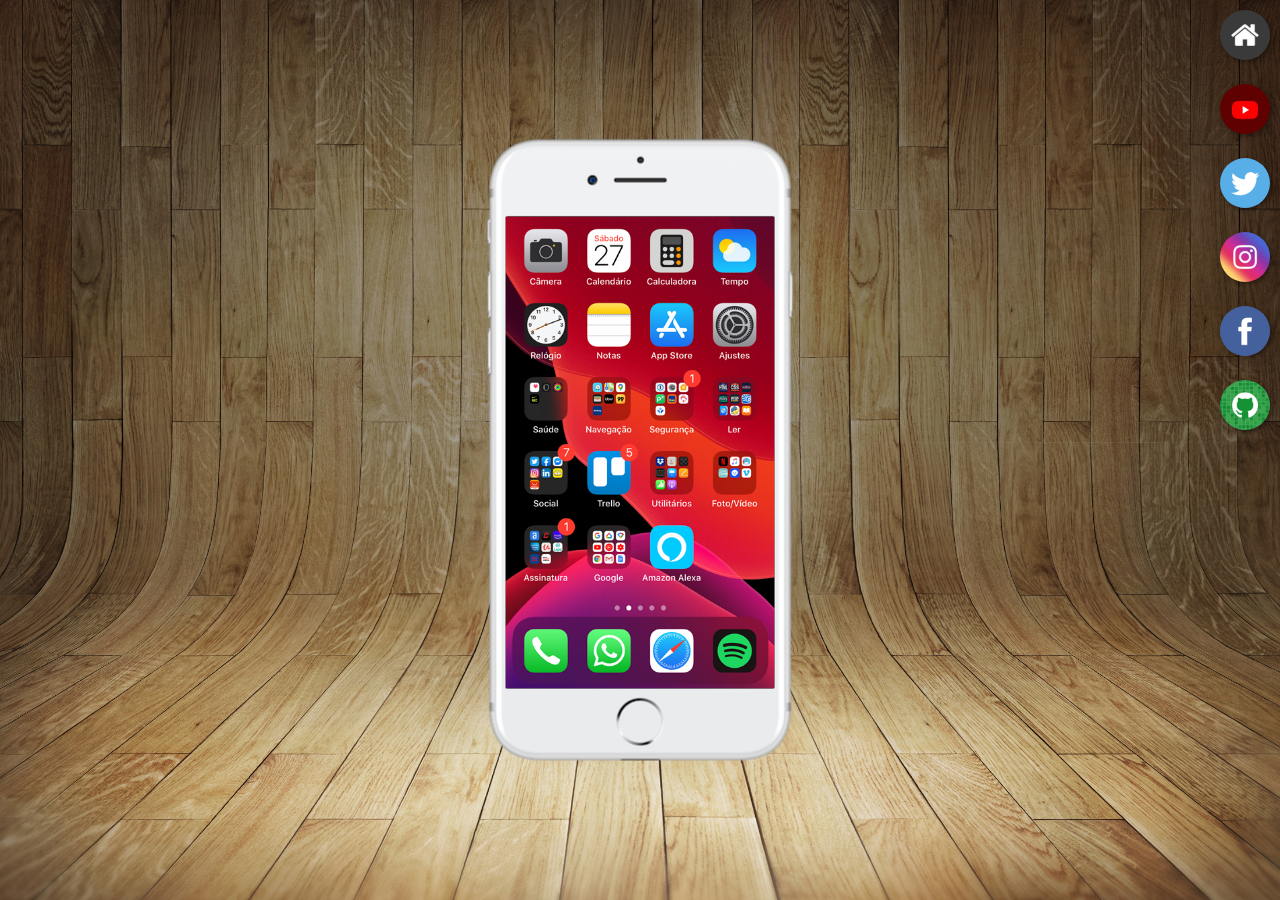
<file: index.html>
<!DOCTYPE html>
<html lang="pt-br">
<head>
    <meta charset="UTF-8">
    <meta name="viewport" content="width= , initial-scale=1.0">
    <title>Projetos Redes Sociais</title>
    <link rel="shortcut icon" href="imagens/favicon.ico" type="image/x-icon">
    <link rel="stylesheet" href="estilos/style.css">
</head>
<body>
    <main>
        <section id="telefone">
          <iframe src="home.html"  name="tela" id="tela" frameborder="0"></iframe>
        </section>

        <section id="redes-sociais">
            <a href="home.html" target="tela"> <img src="imagens/logo-home.jpg" alt=""></a><br>
            <a href="youtube.html" target="tela"> <img src="imagens/logo-youtube.jpg" alt=""></a><br>
            <a href="twitter.html" target="tela"> <img src="imagens/logo-twitter.jpg" alt=""></a><br>
            <a href="instagram.html" target="tela"> <img src="imagens/logo-instagram.jpg" alt=""></a><br>
            <a href="facebook.html" target="tela"> <img src="imagens/logo-facebook.jpg" alt=""></a><br>
            <a href="github.html" target="tela"><img src="imagens/logo-github.jpg" alt=""></a> 
            
        </section>
      
    </main>
</body>
</html>
</file>
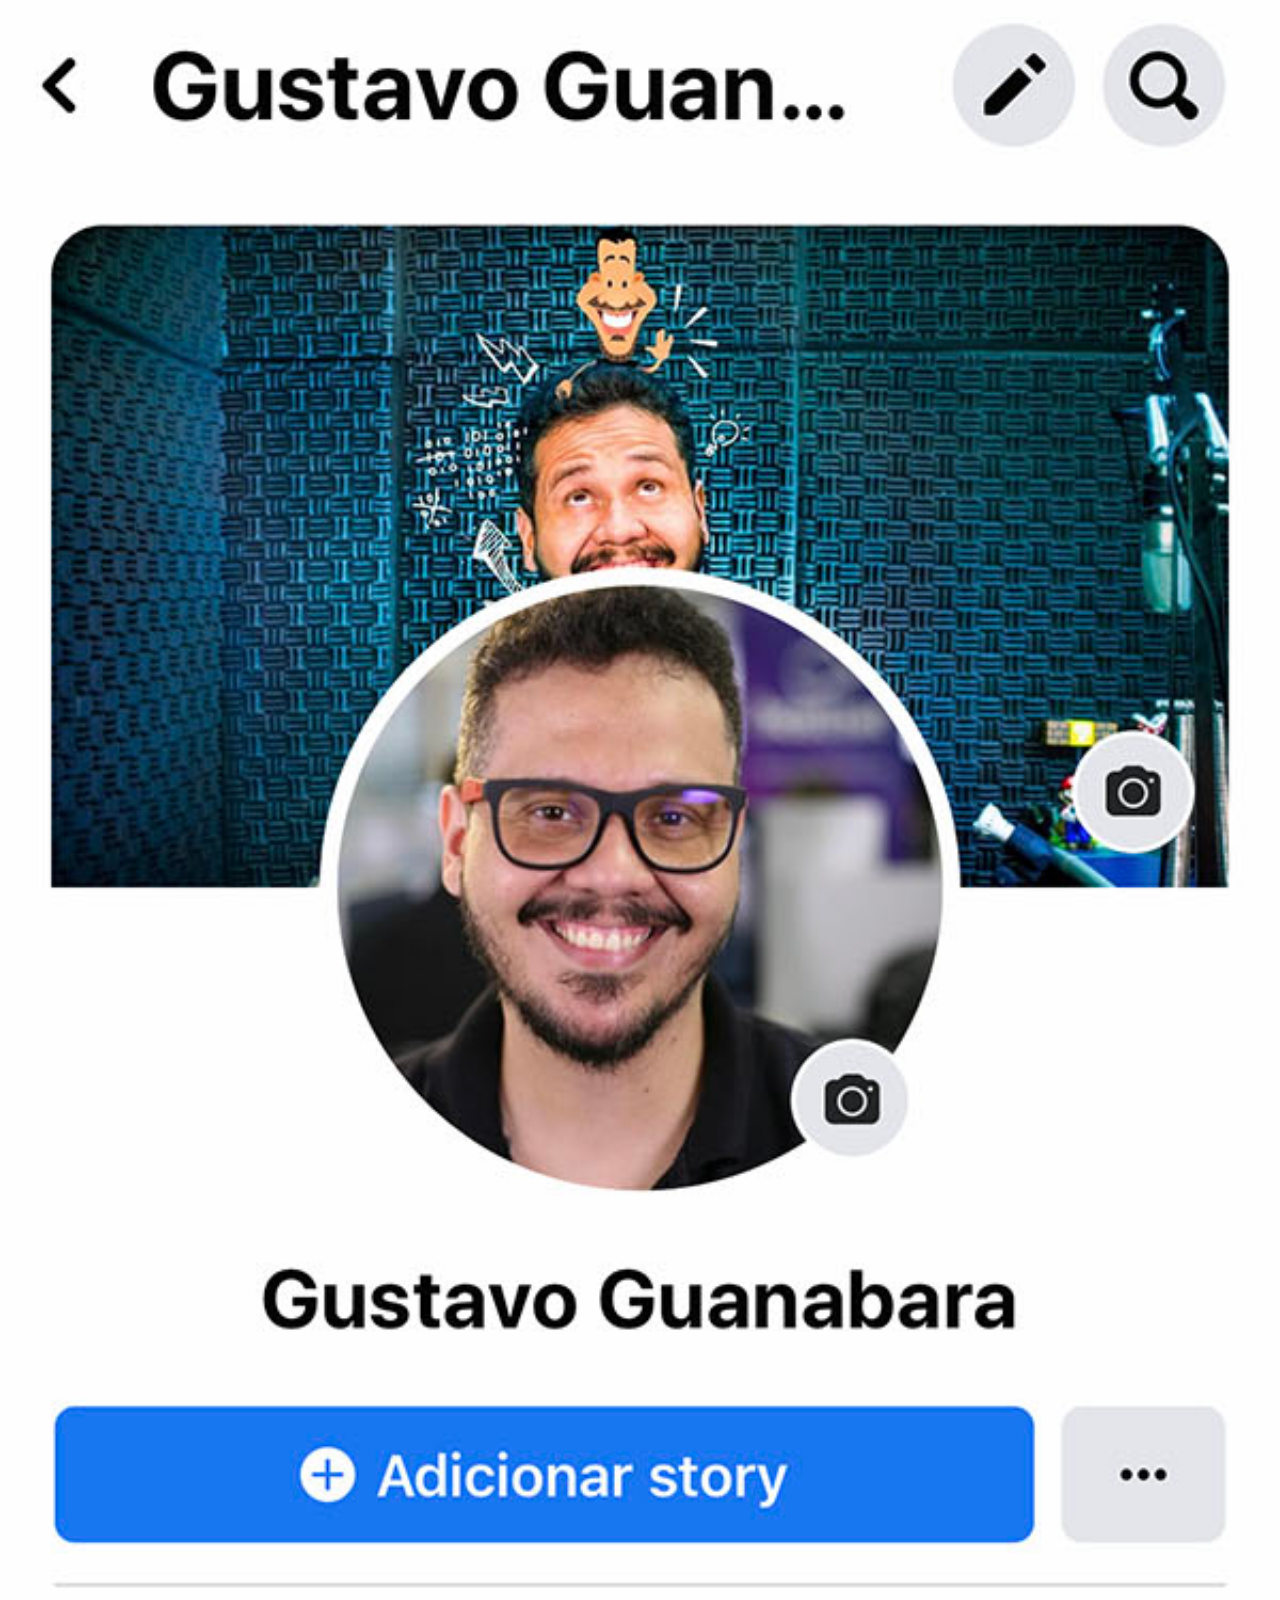
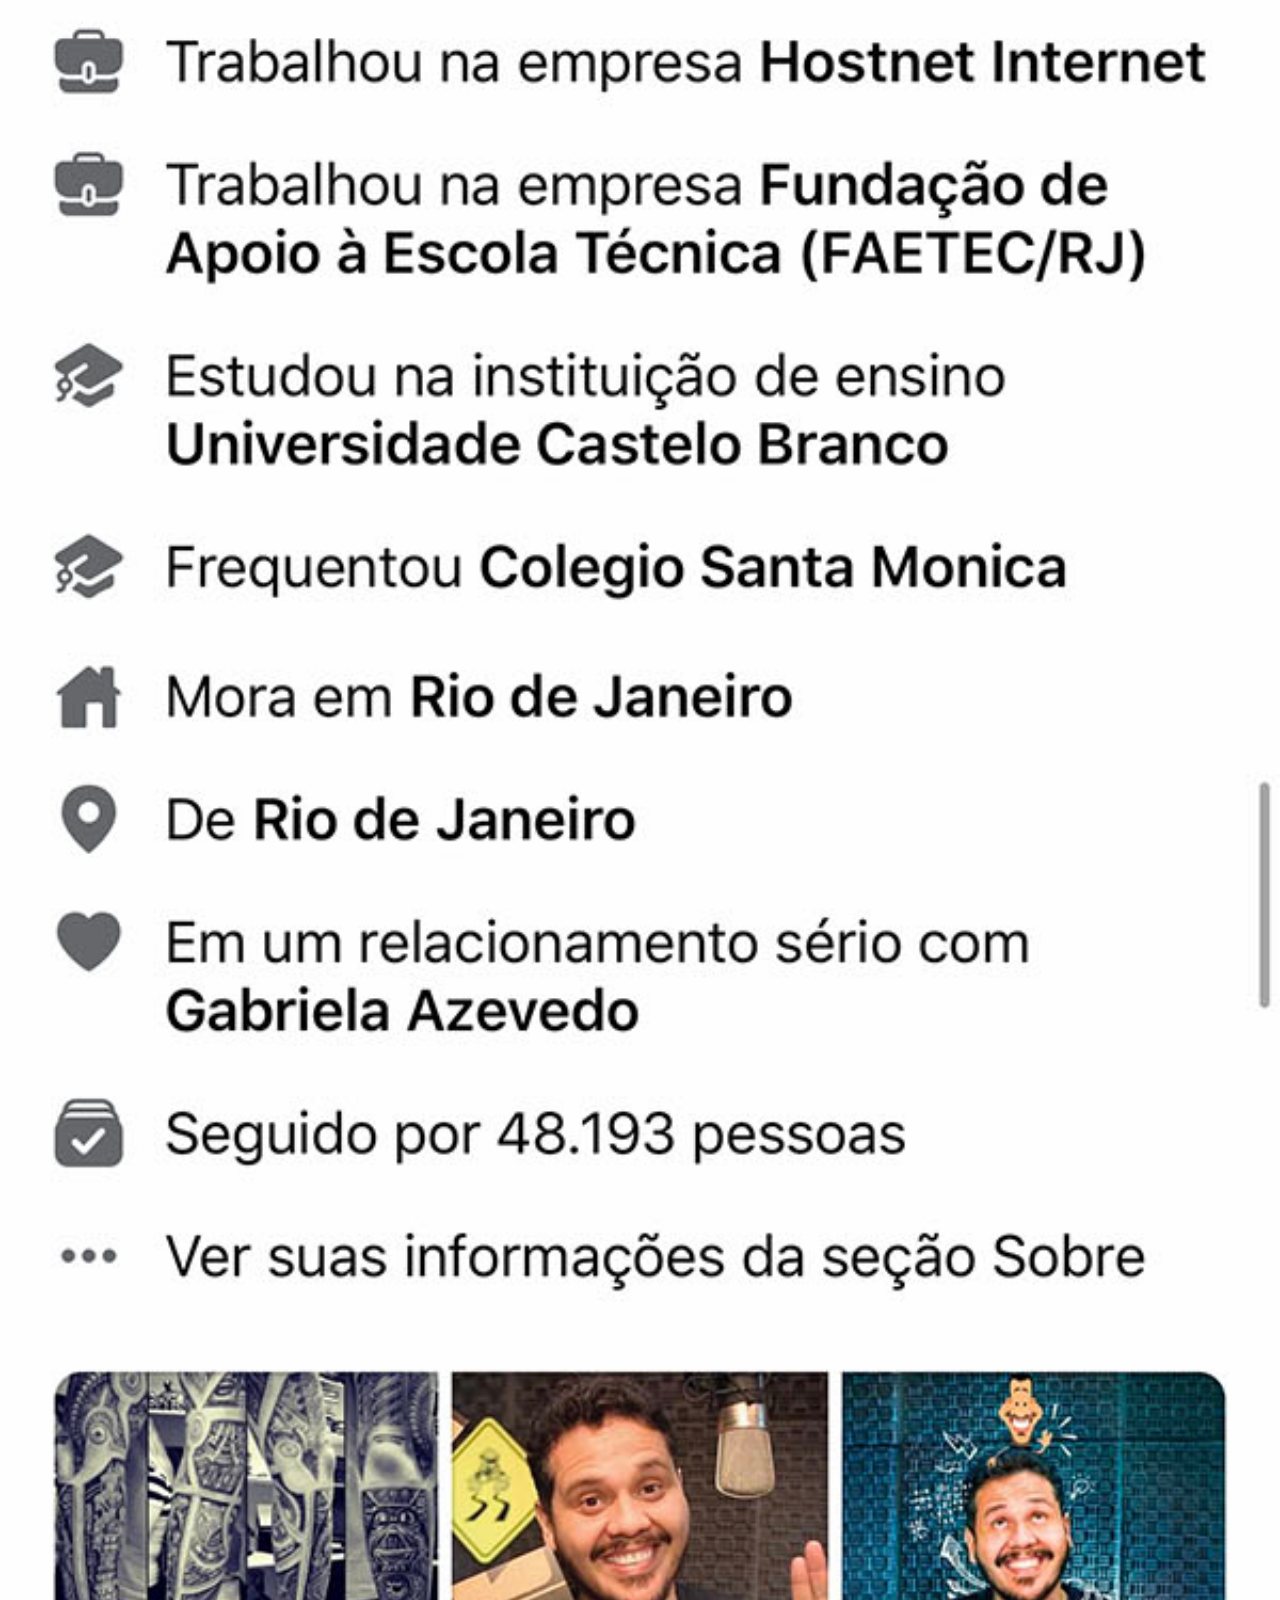
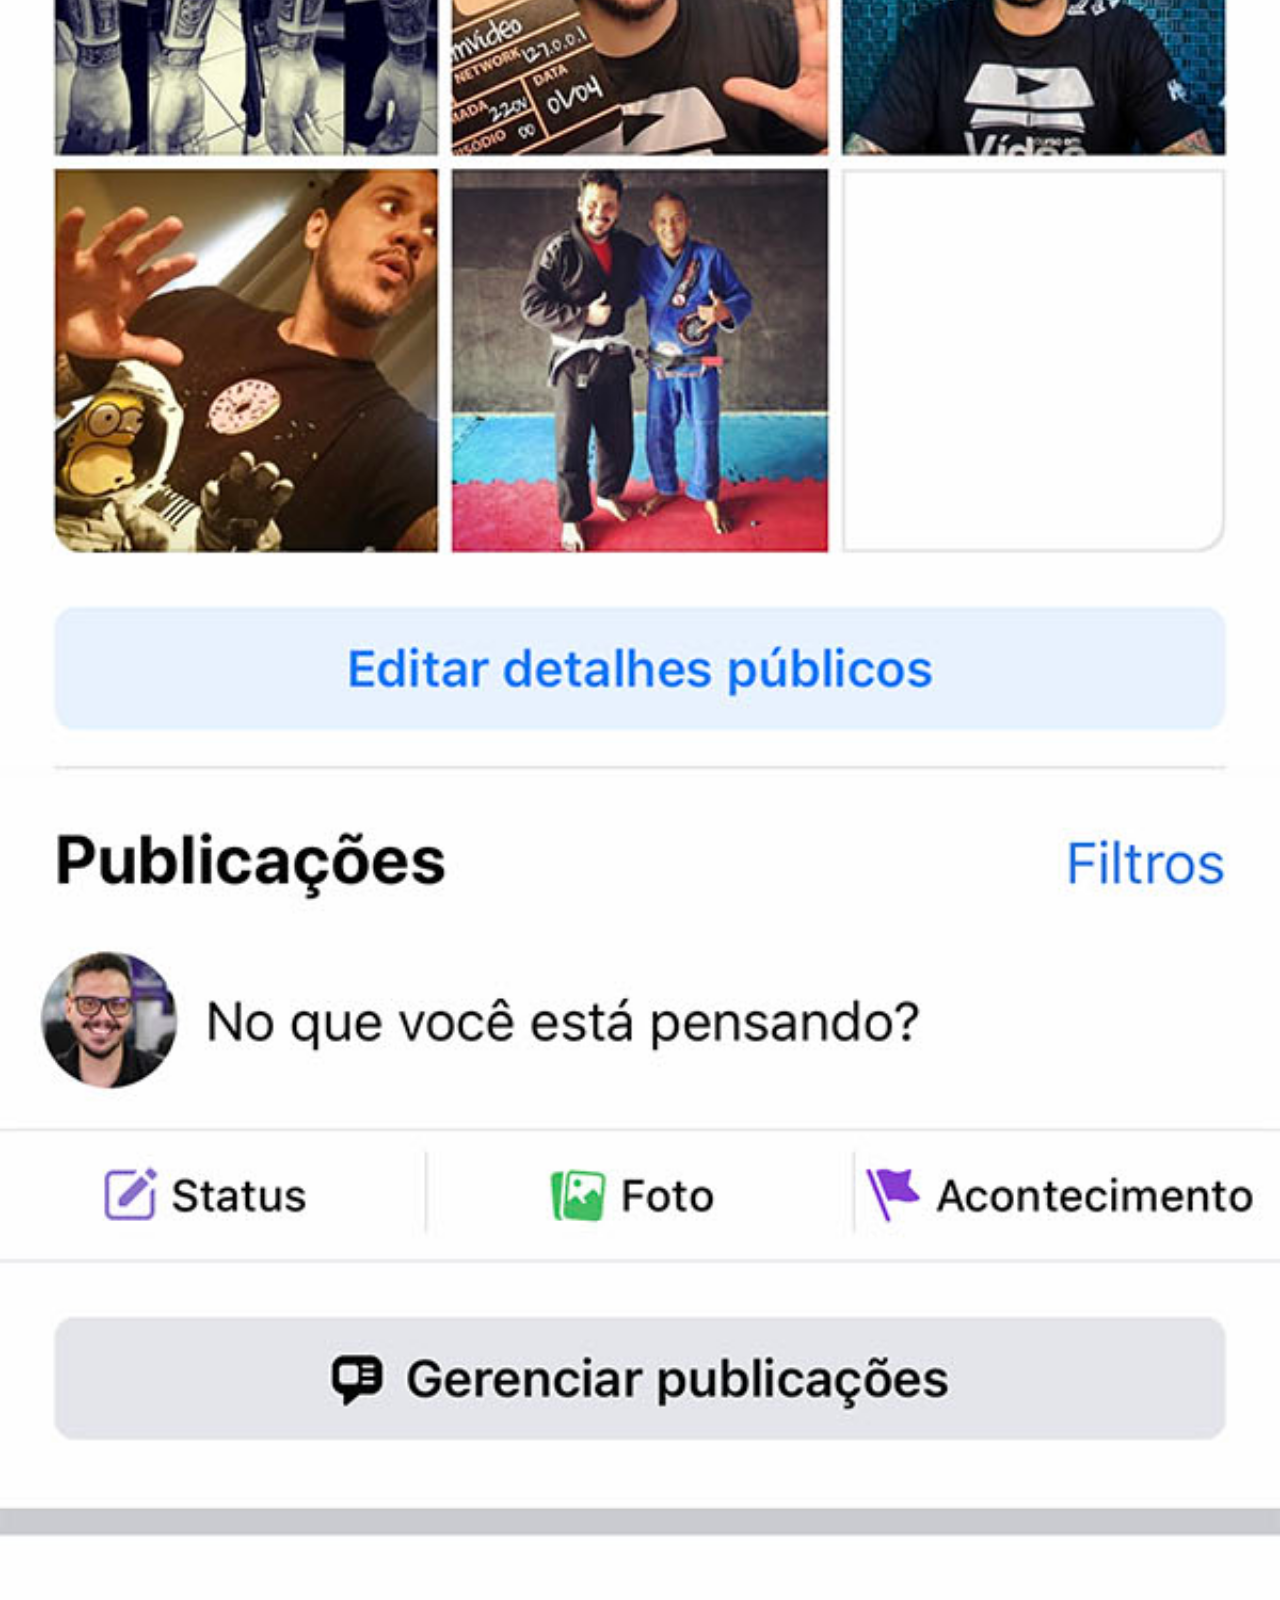
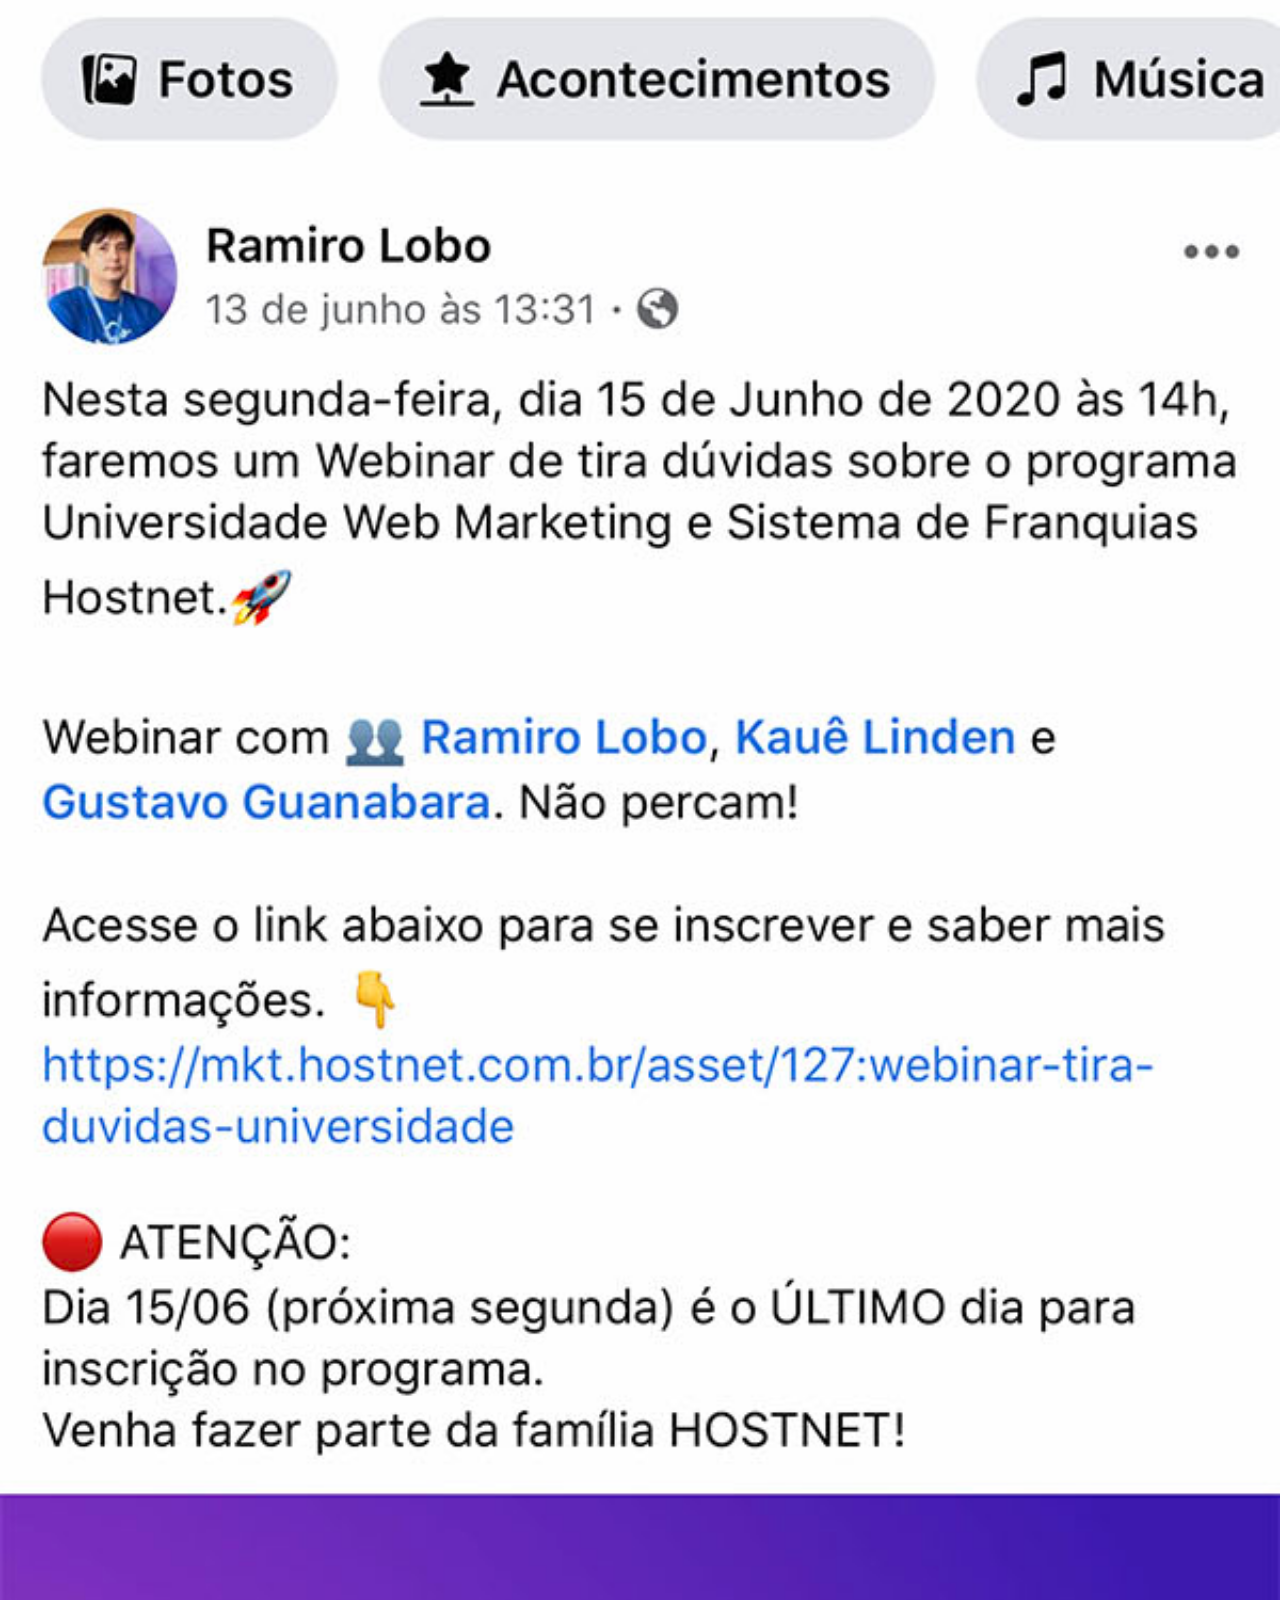
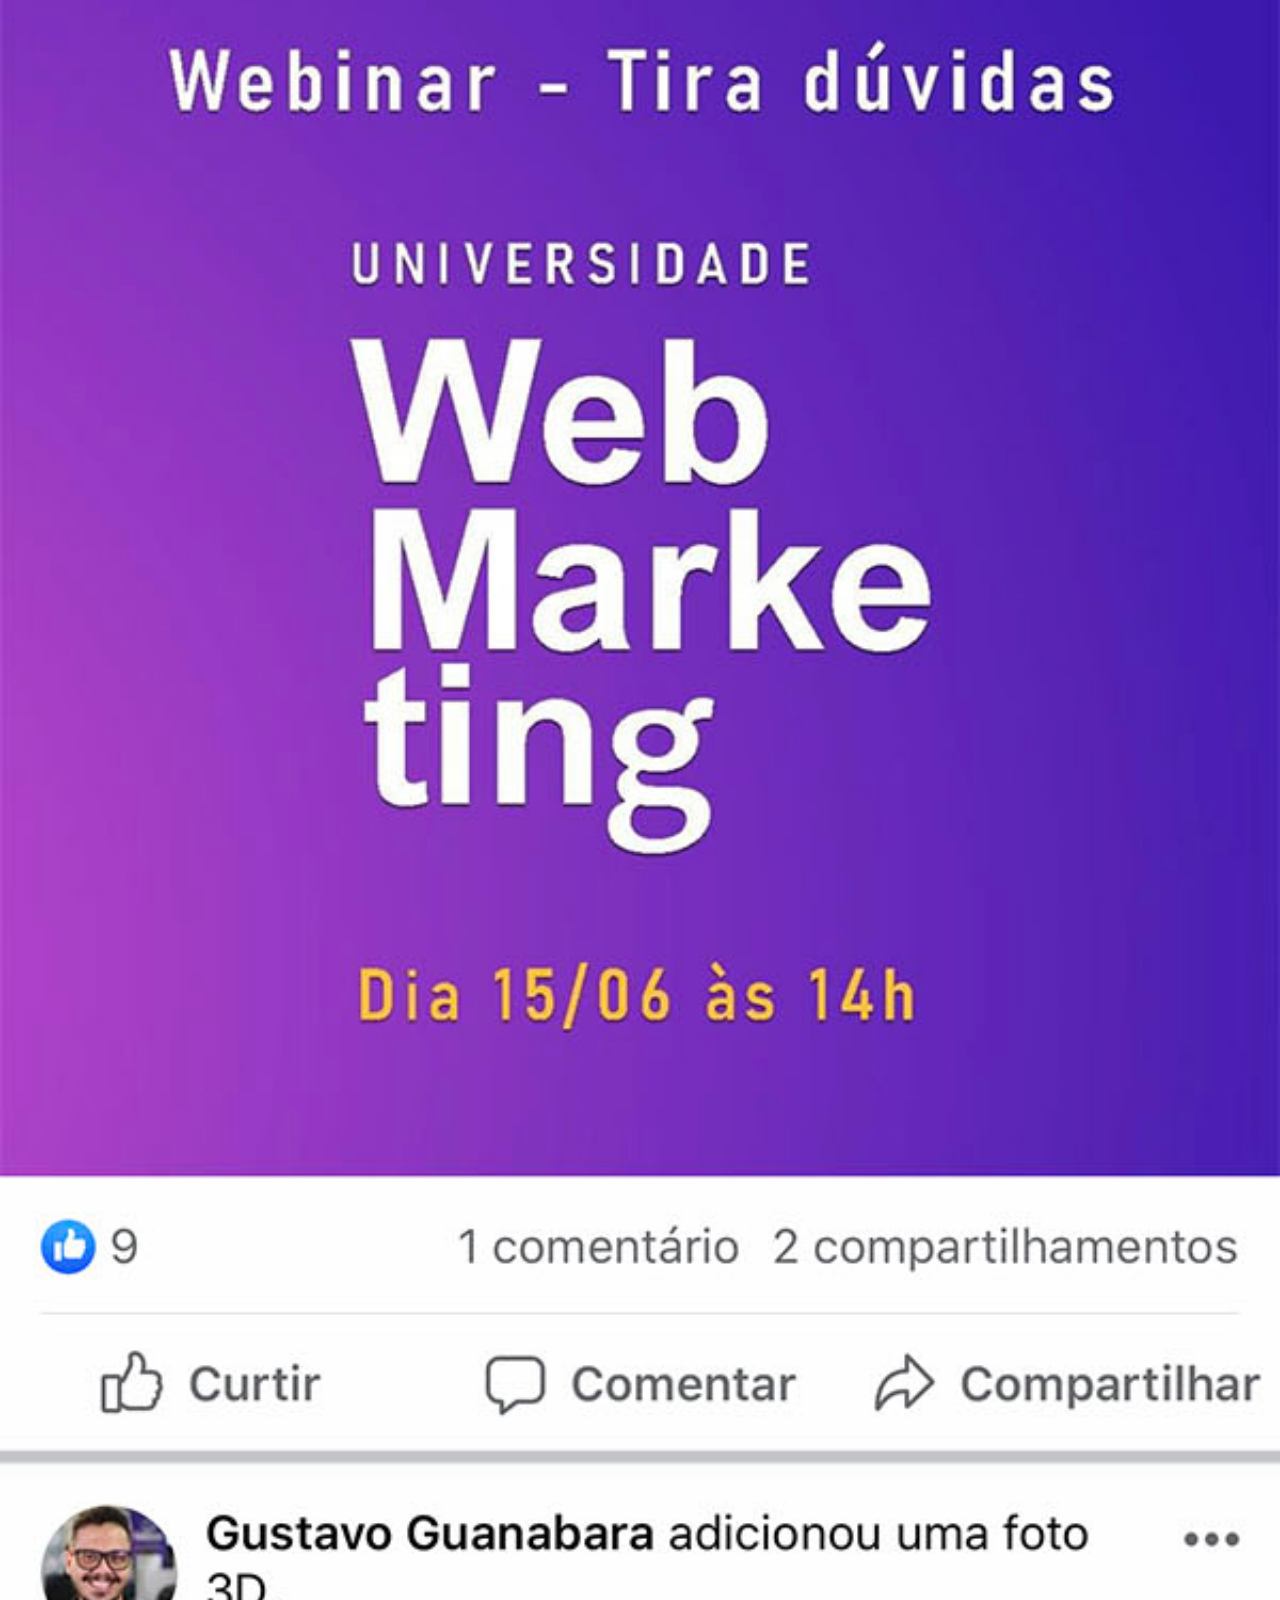
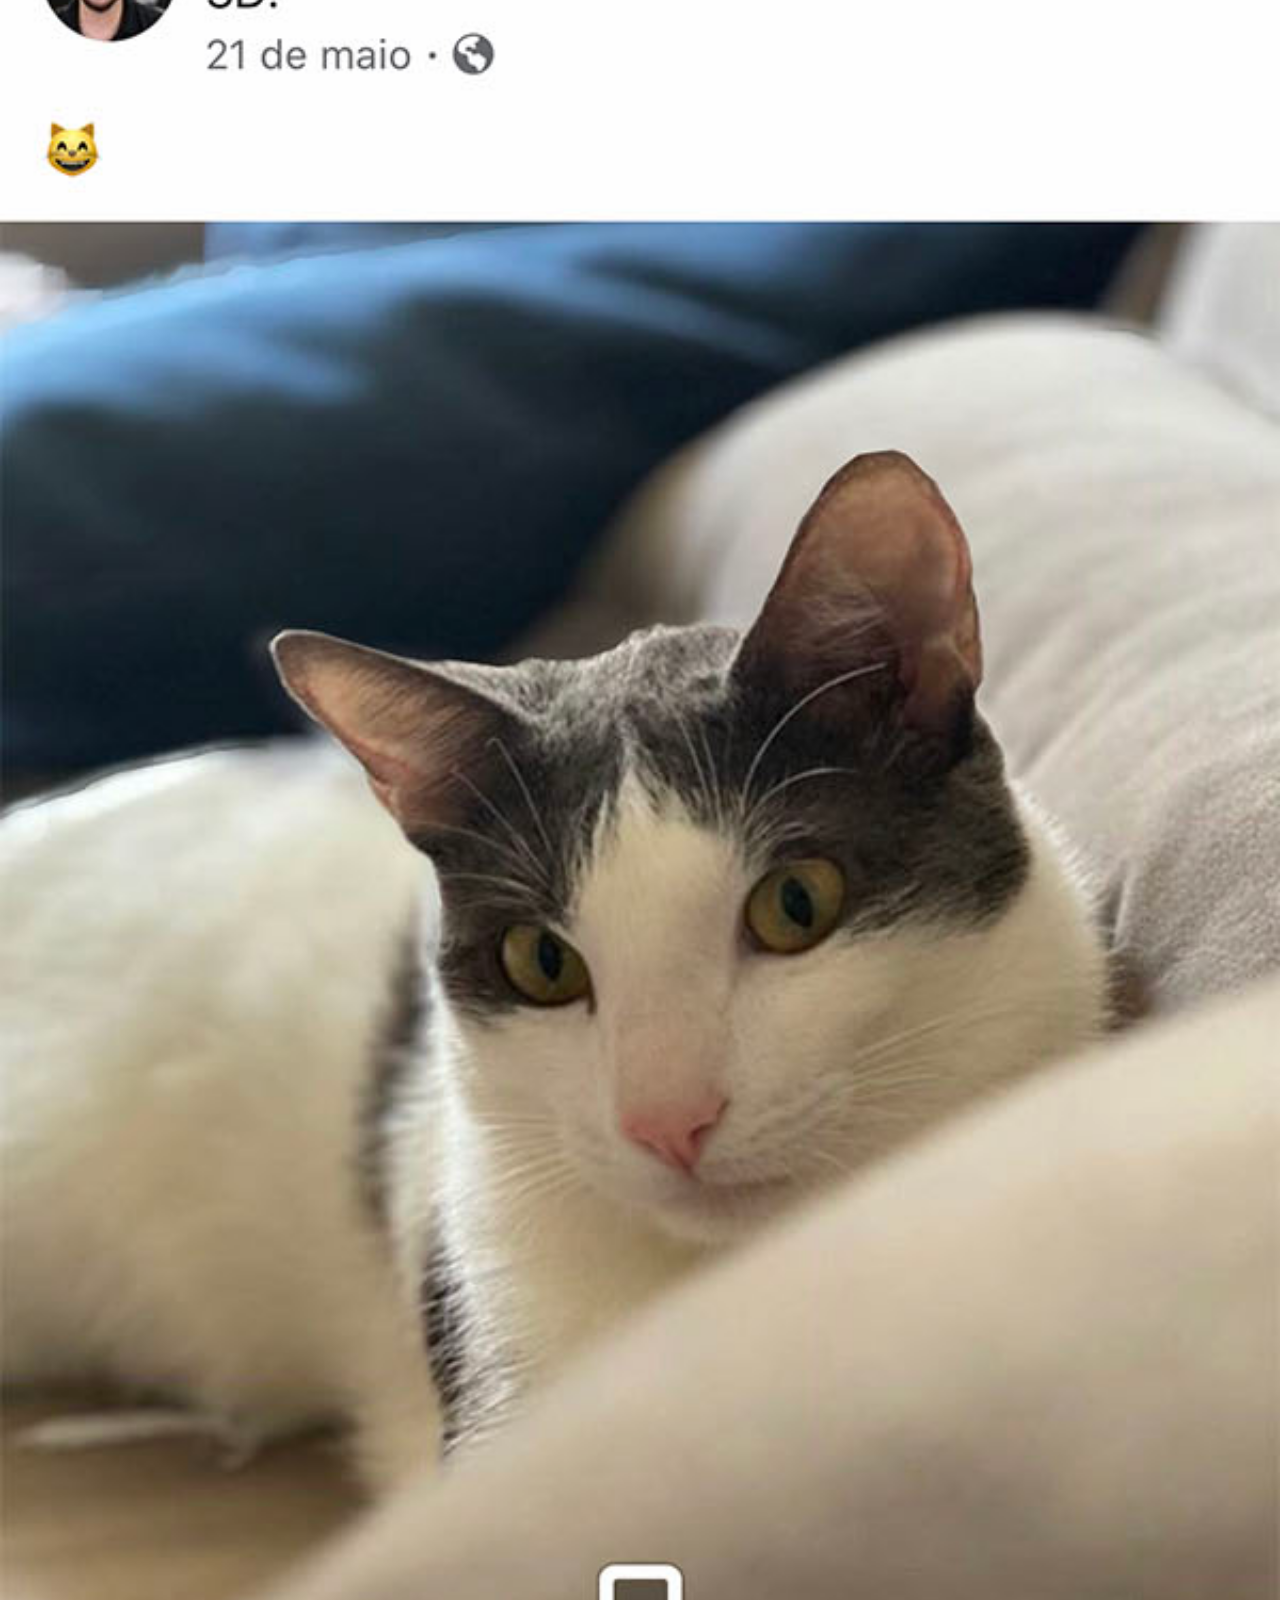
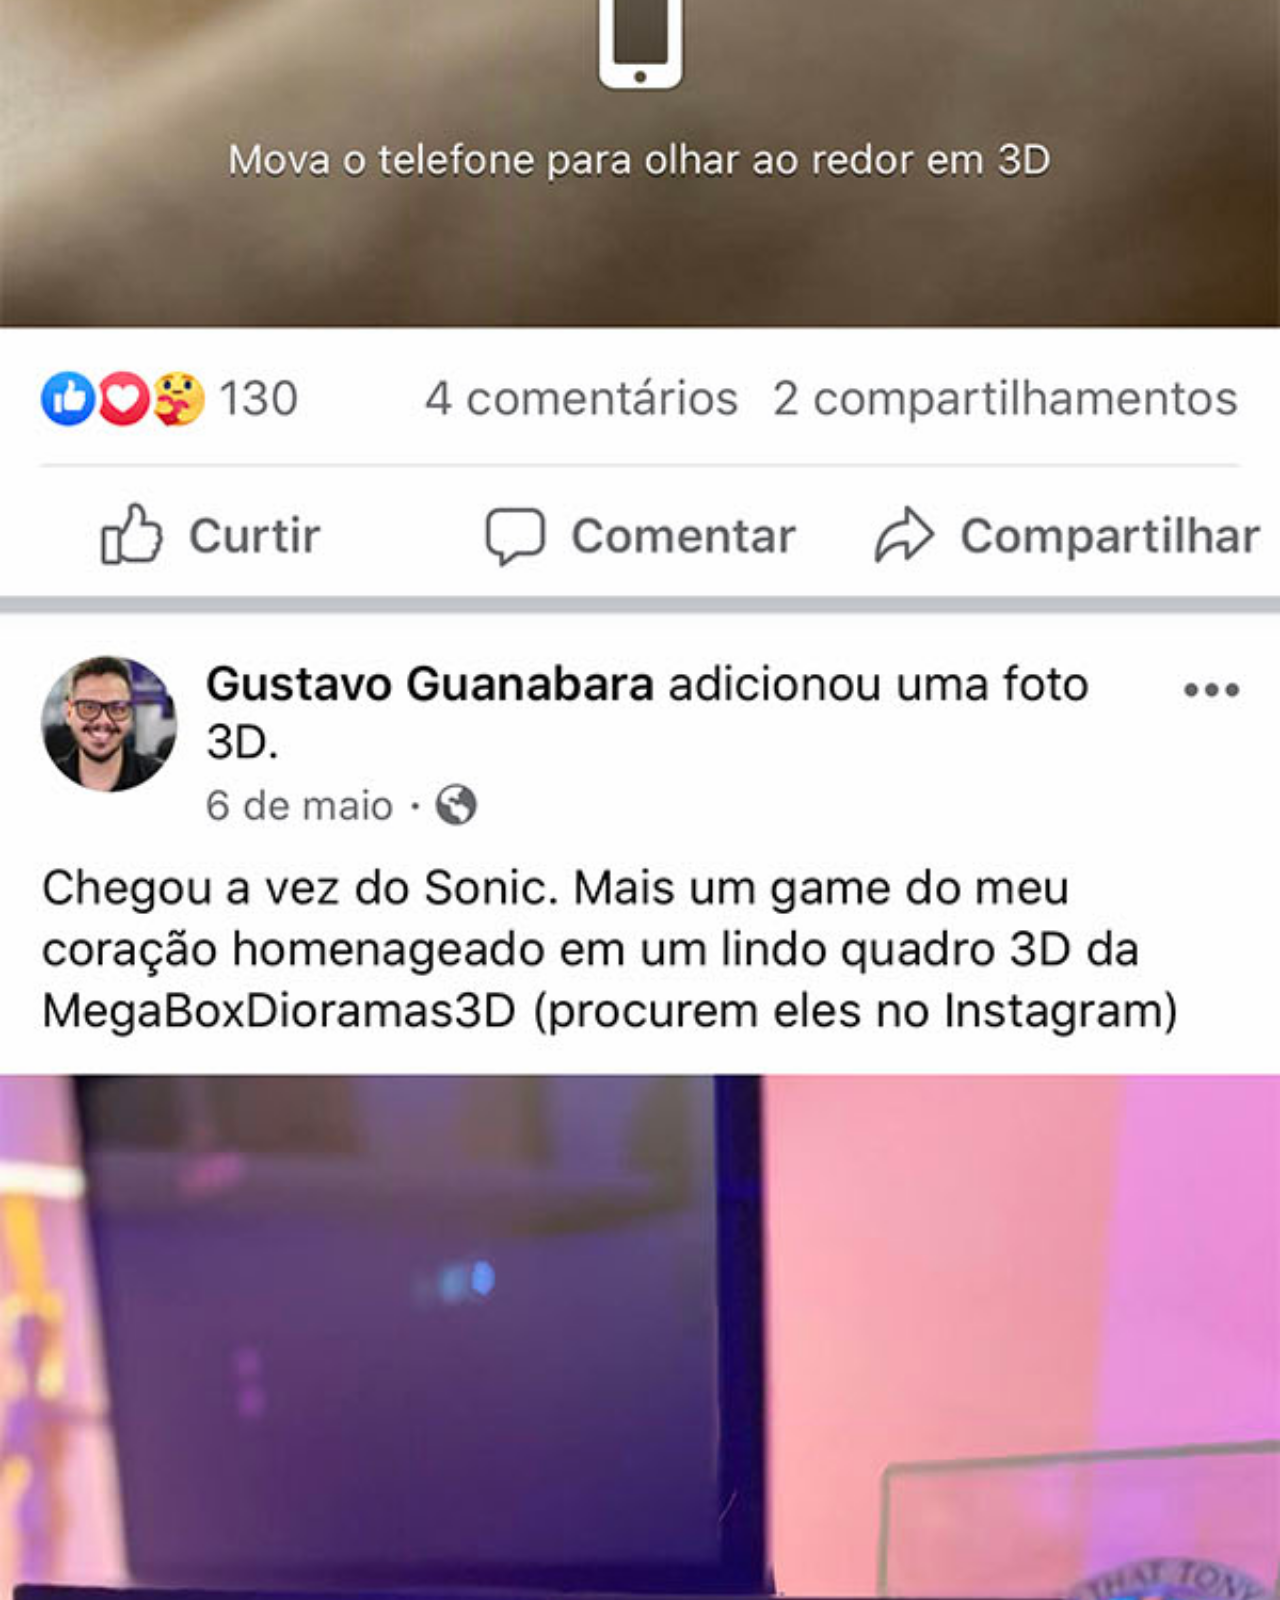
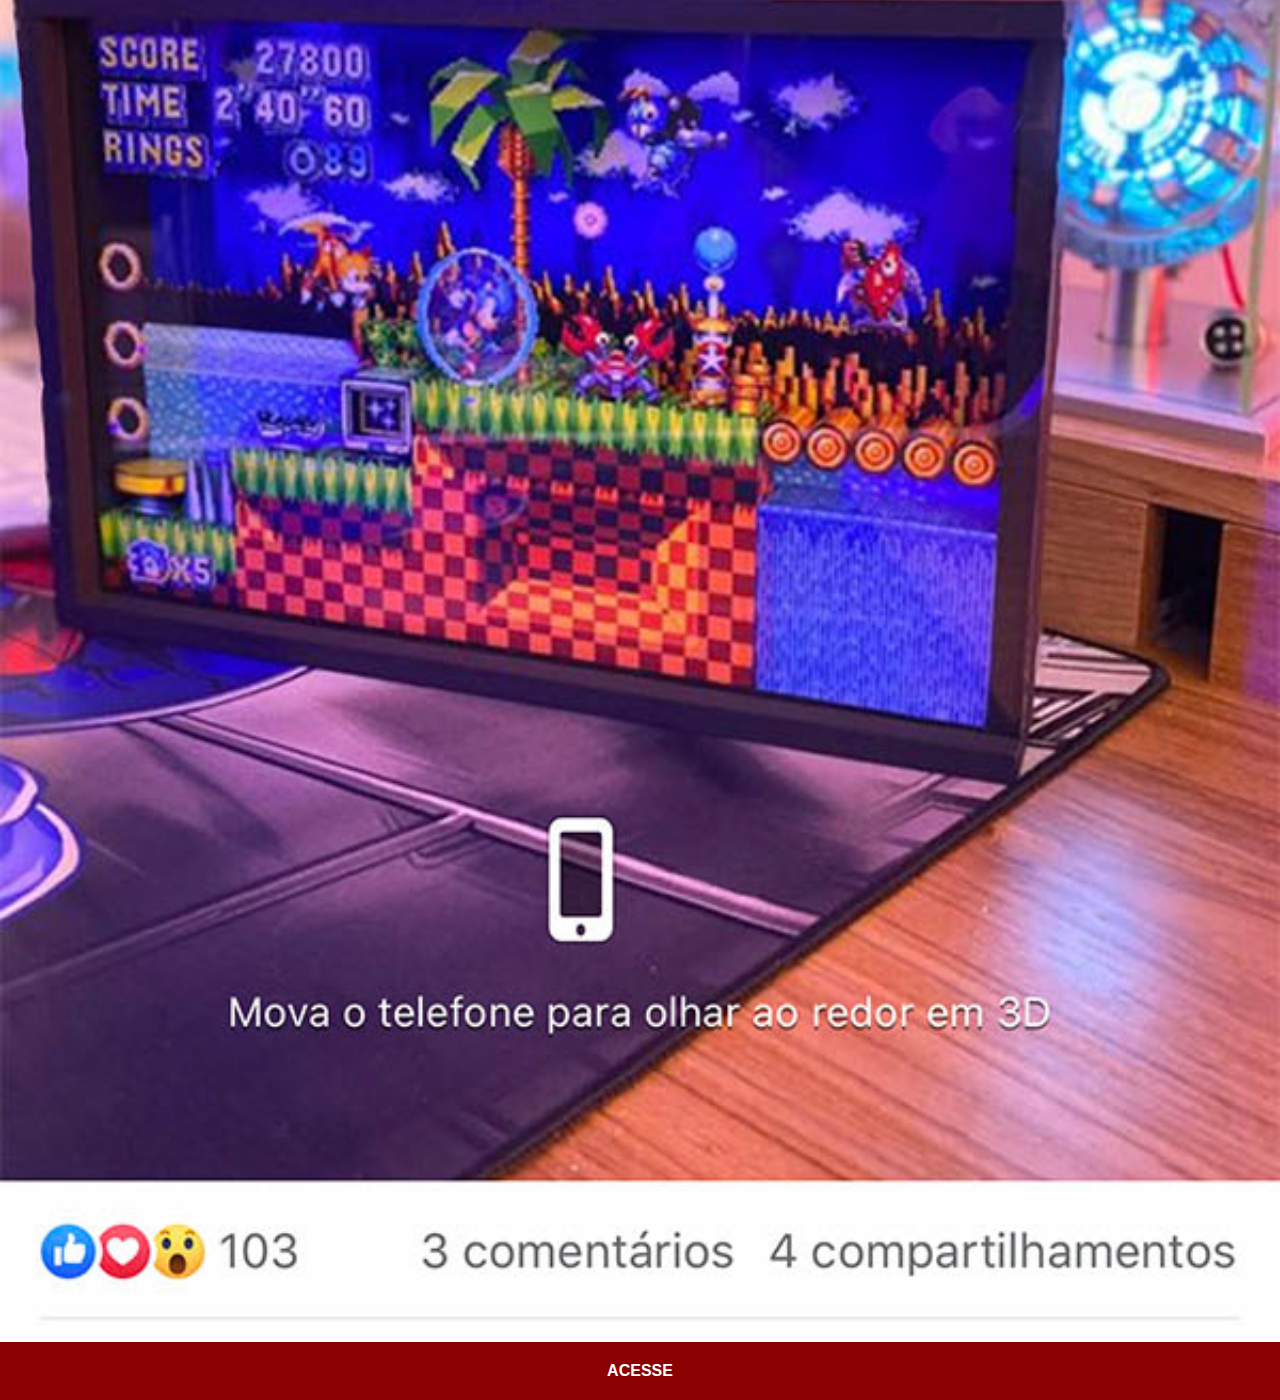
<file: facebook.html>
<!DOCTYPE html>
<html lang="pt-br">
<head>
    <meta charset="UTF-8">
    <meta name="viewport" content="width=device-width, initial-scale=1.0">
    <title>Facebook</title>
    <link rel="stylesheet" href="estilos/social.css">
</head>
<body>
    <img src="imagens/tela-facebook.jpg" alt="">
    <a href="https://www.facebook.com/gustavoguanabara/">ACESSE</a>
</body>
</html>
</file>
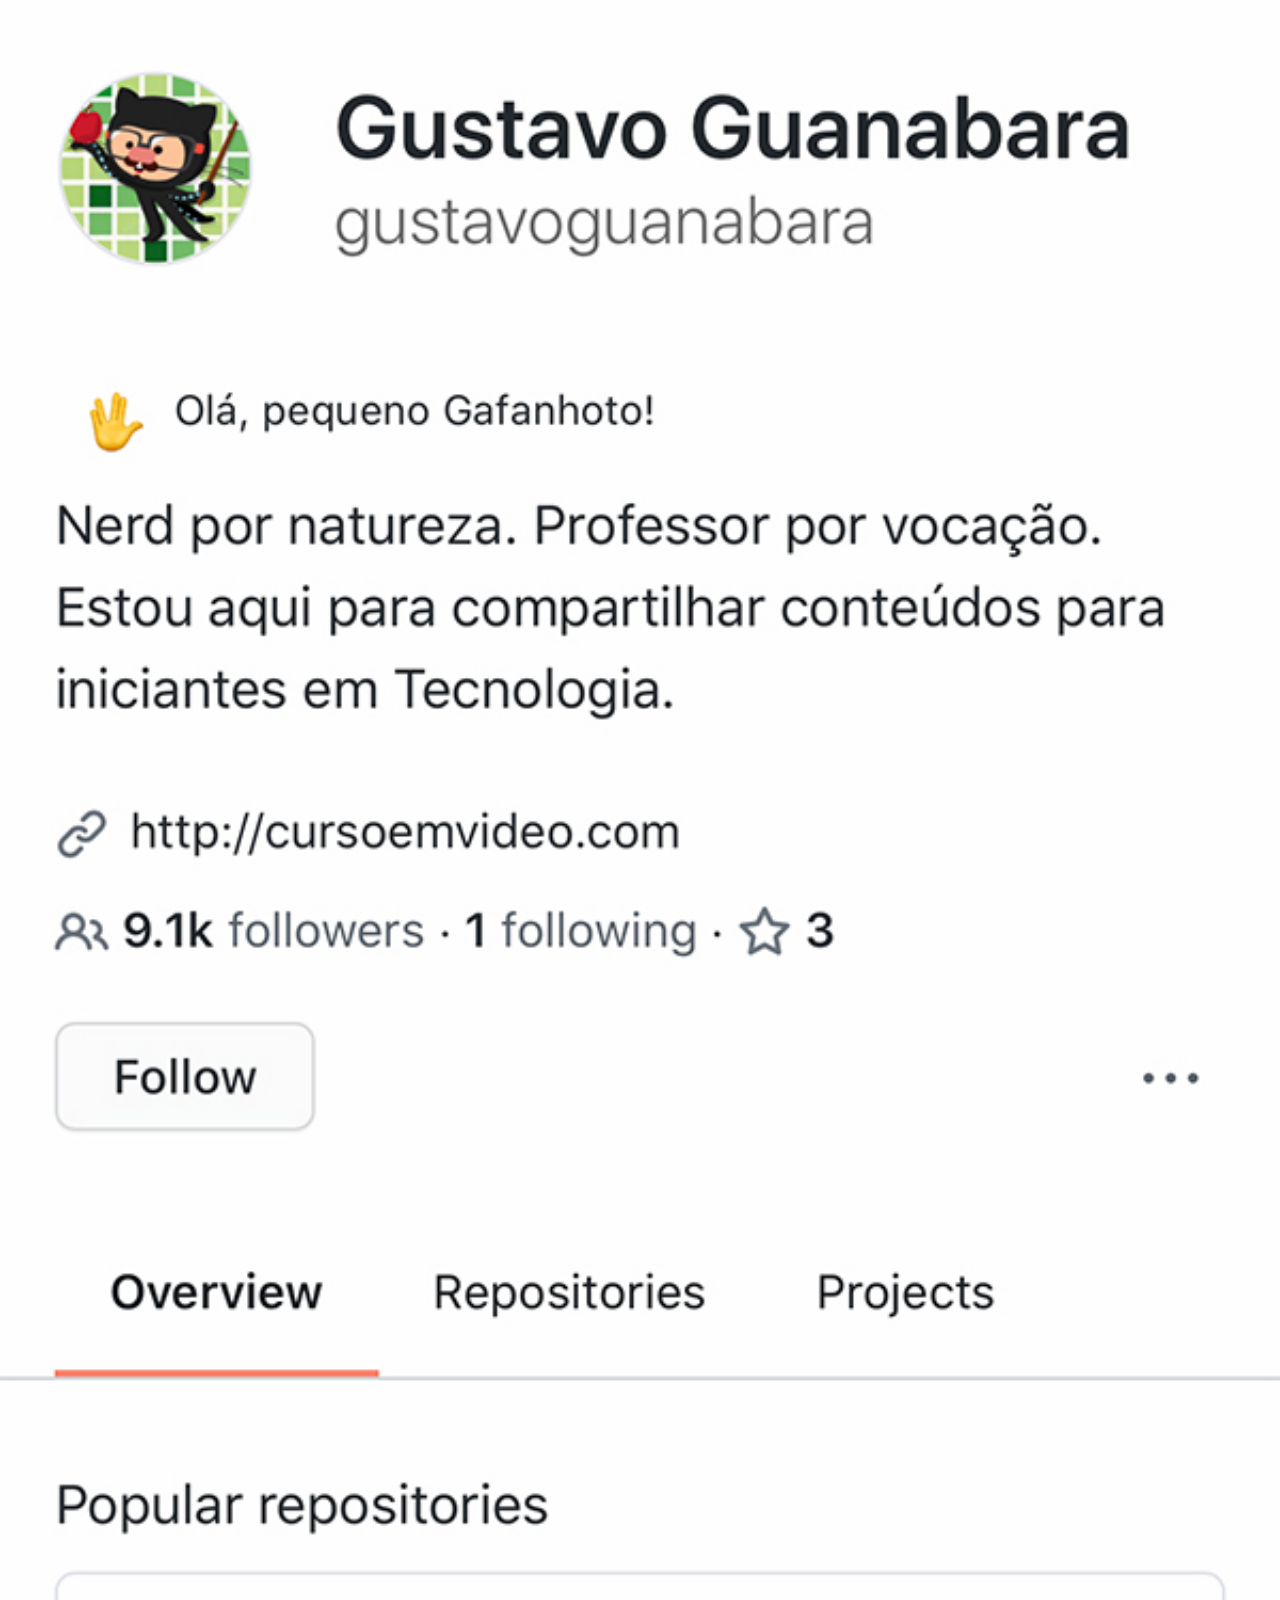
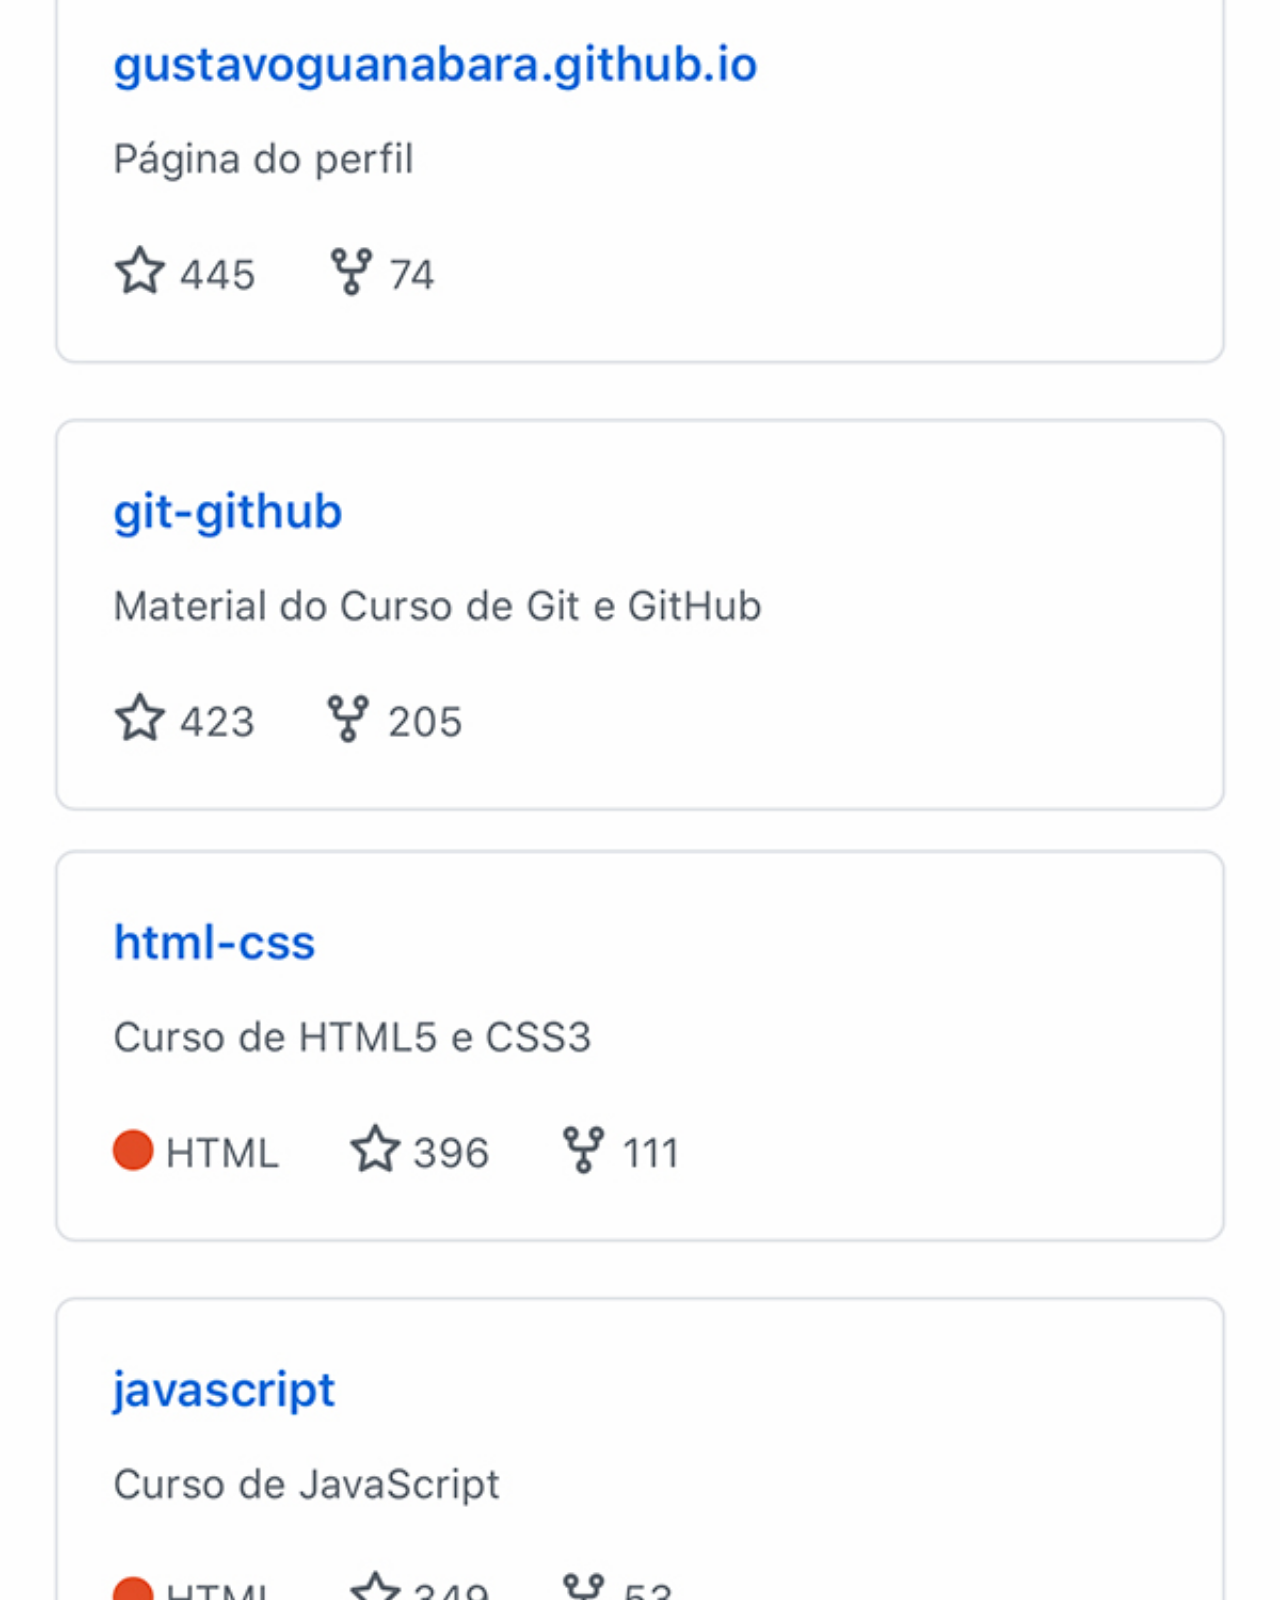
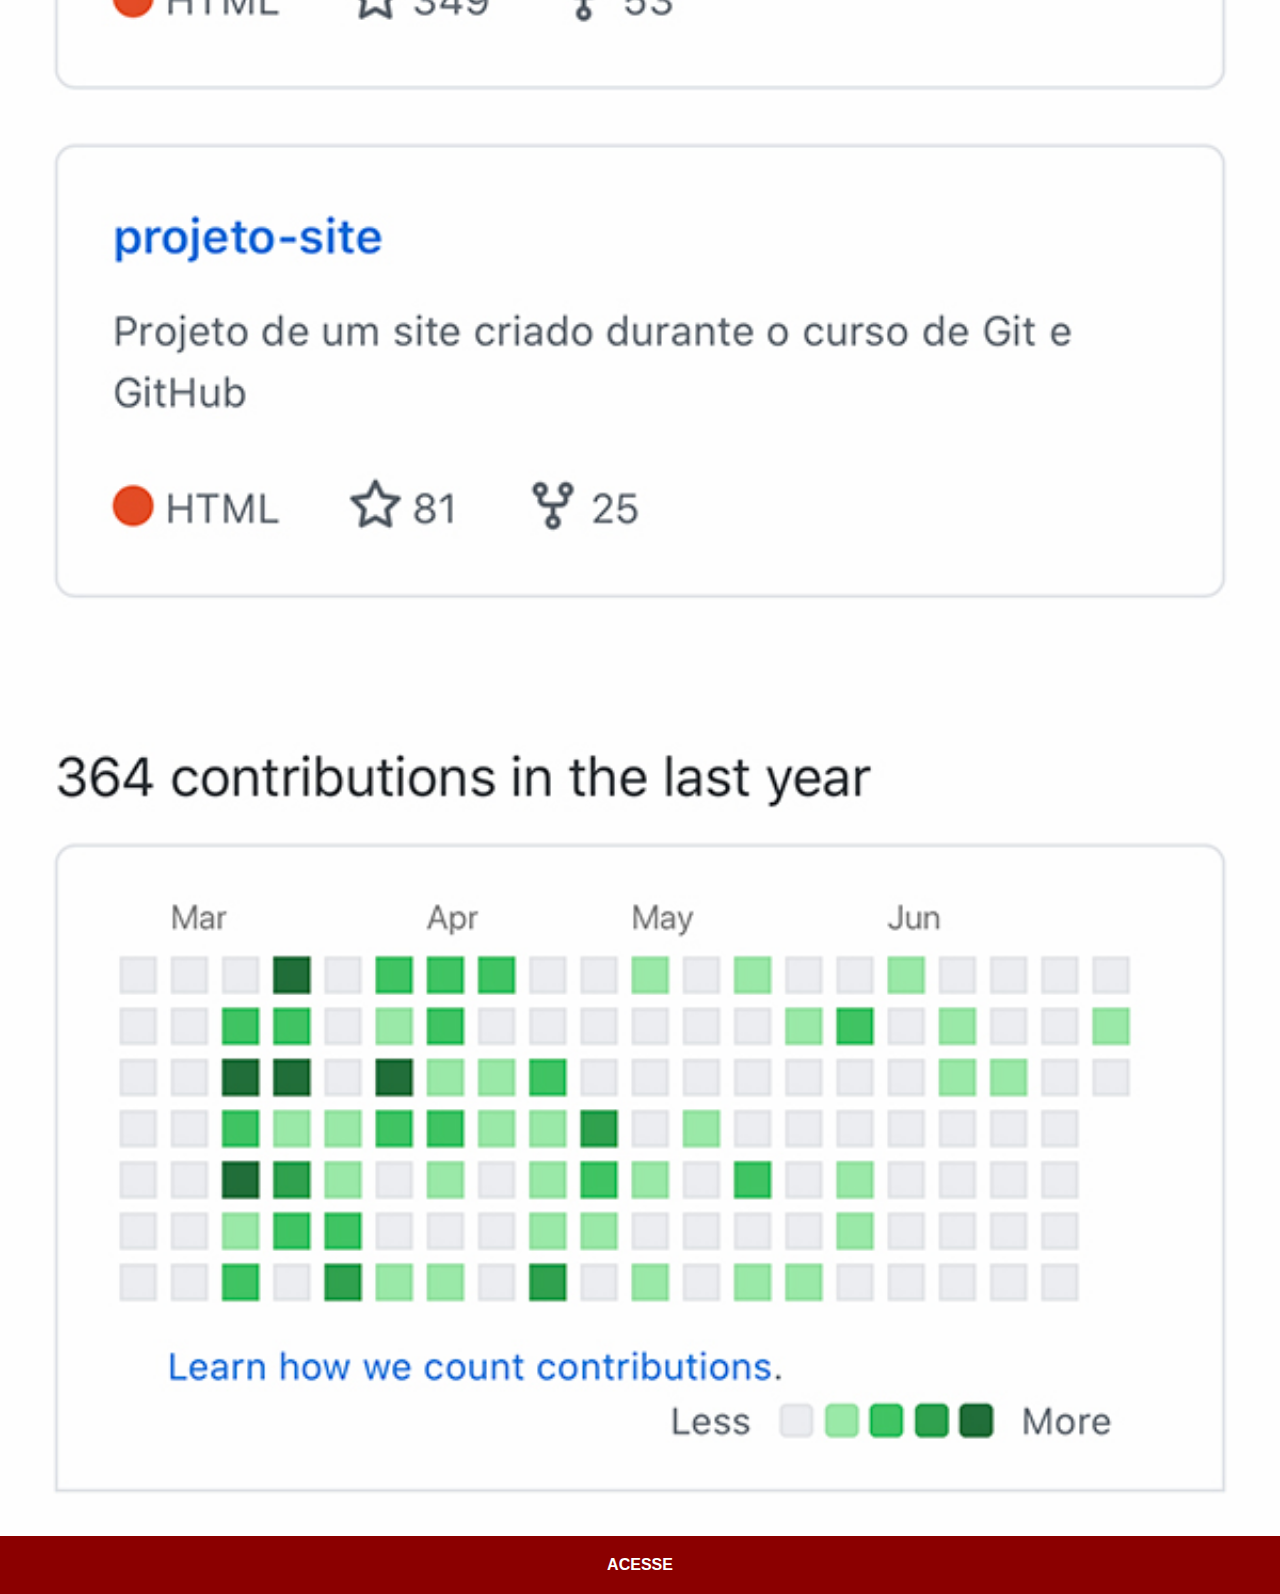
<file: github.html>
<!DOCTYPE html>
<html lang="pt-br">
<head>
    <meta charset="UTF-8">
    <meta name="viewport" content="width=device-width, initial-scale=1.0">
    <title>GitHub</title>
    <link rel="stylesheet" href="estilos/social.css">
</head>
<body>
    <img src="imagens/tela-github.jpg" alt="">
    <a href="https://github.com/gustavoguanabara">ACESSE</a>
</body>
</html>
</file>
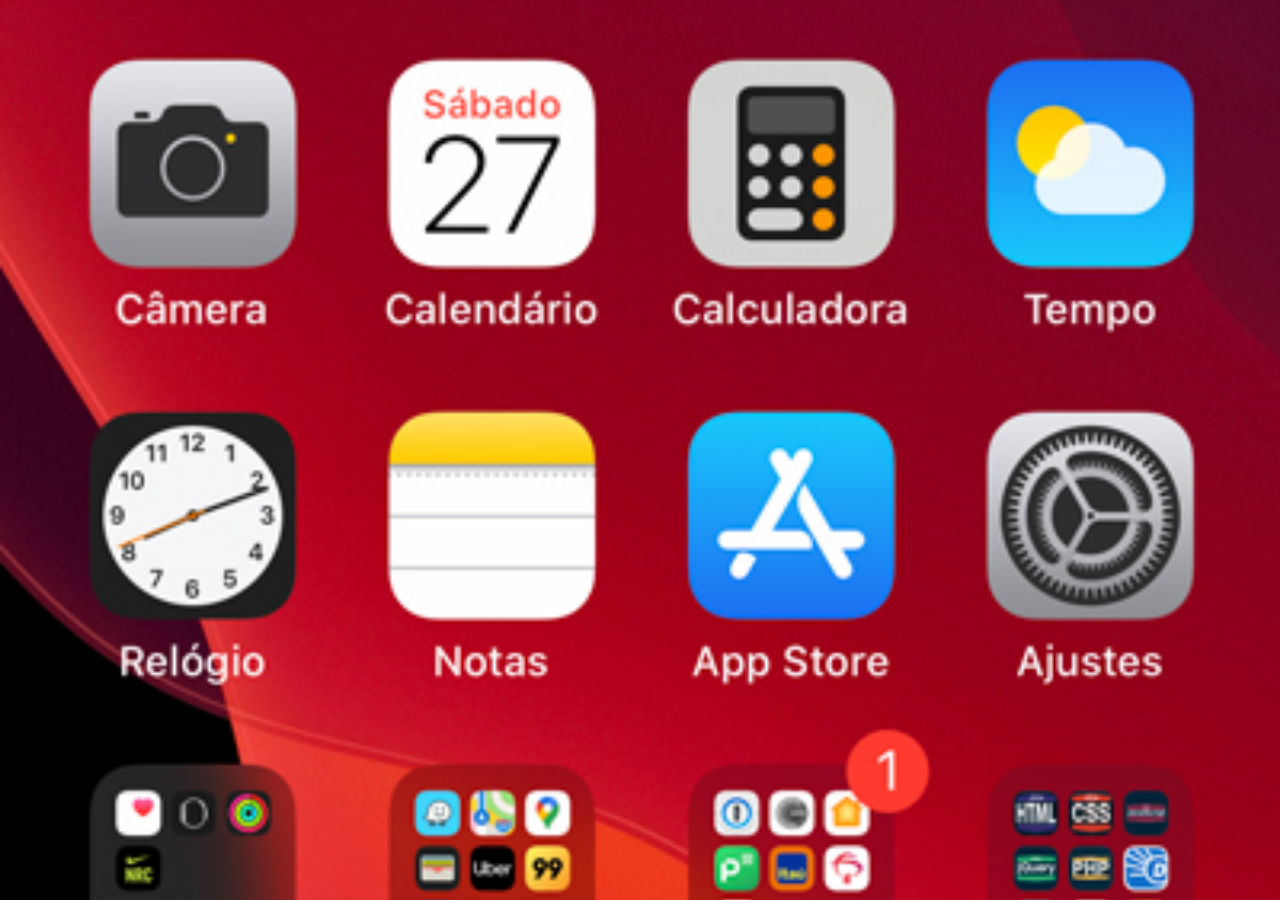
<file: home.html>
<!DOCTYPE html>
<html lang="pt-br">
<head>
    <meta charset="UTF-8">
    <meta name="viewport" content="width=device-width, initial-scale=1.0">
    <title>Home</title>
</head>
<style>
    *{
        margin: 0px;
        padding: 0px;
    }

     body{
        width: 100vw;
        height: 100vh;
        background: black url(imagens/tela-home.jpg) no-repeat top center;
        background-size: cover;
     }
</style>
<body>
    
</body>
</html>
</file>
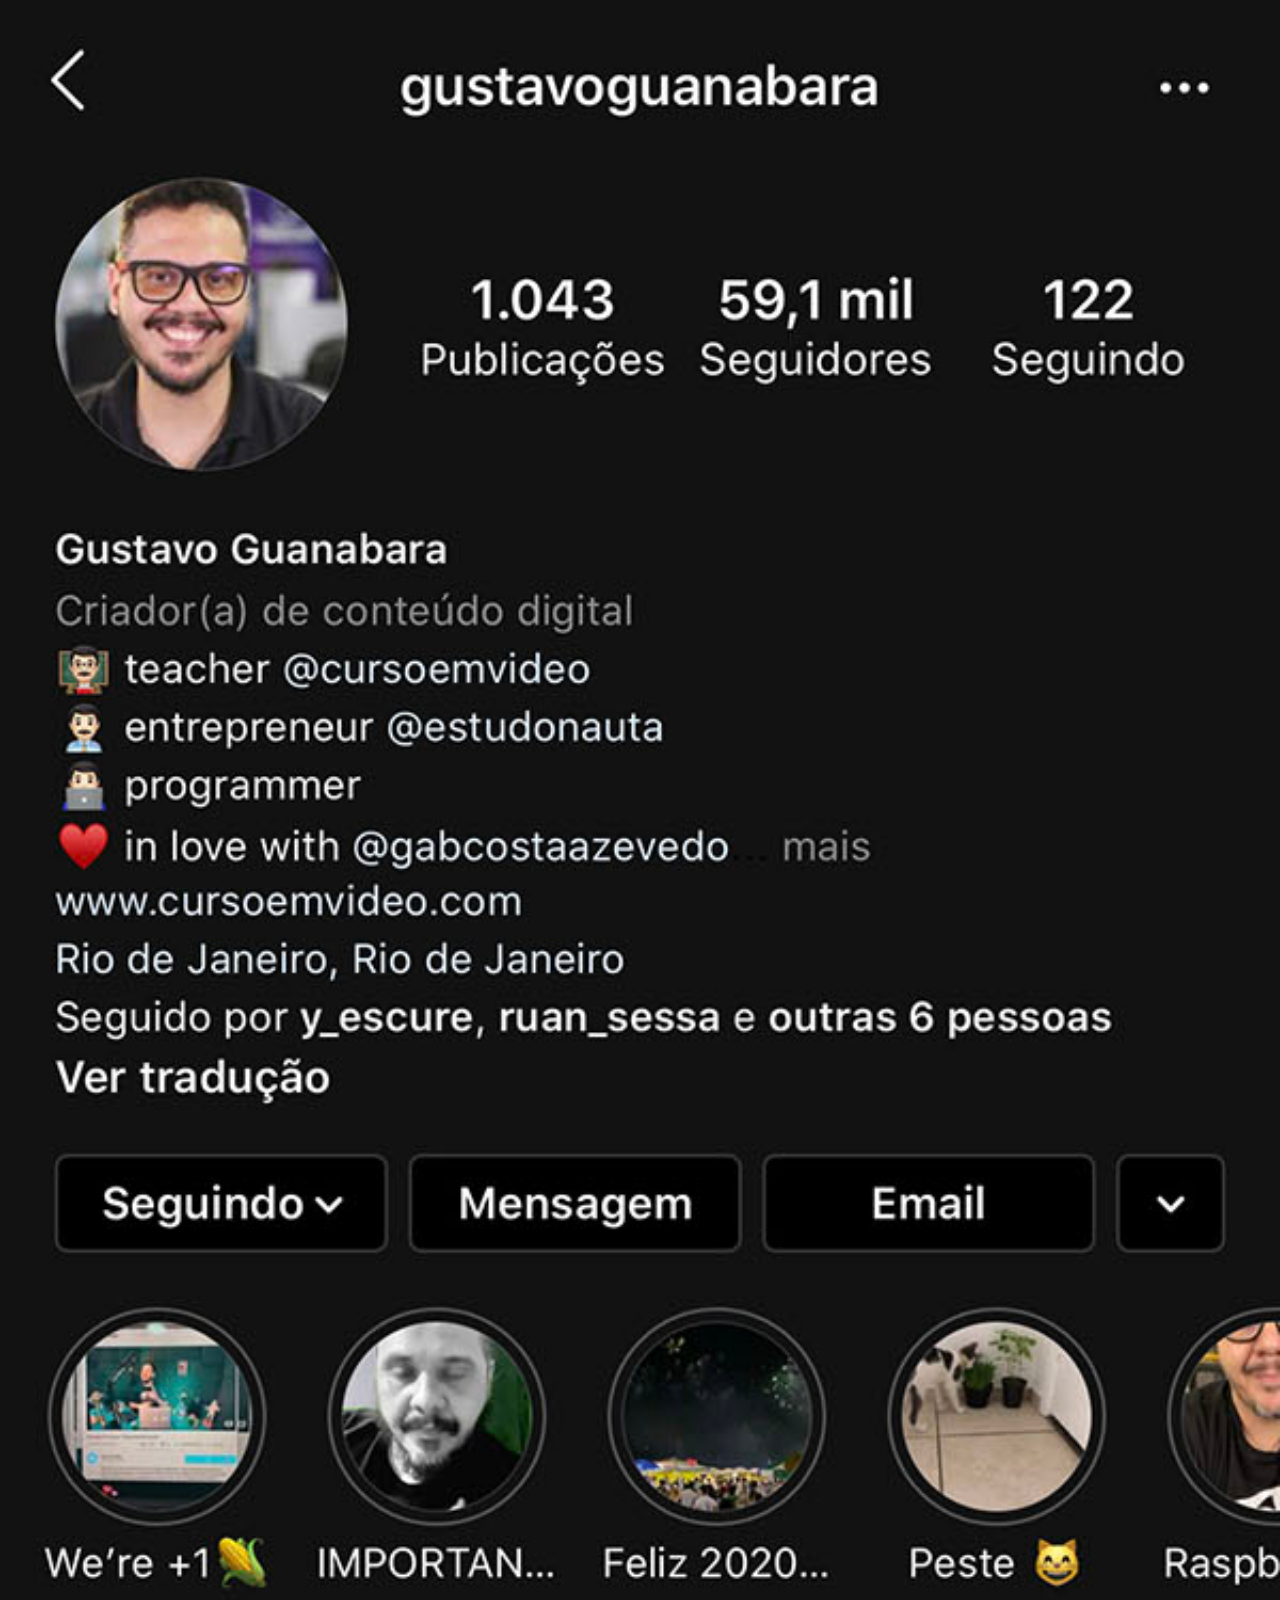
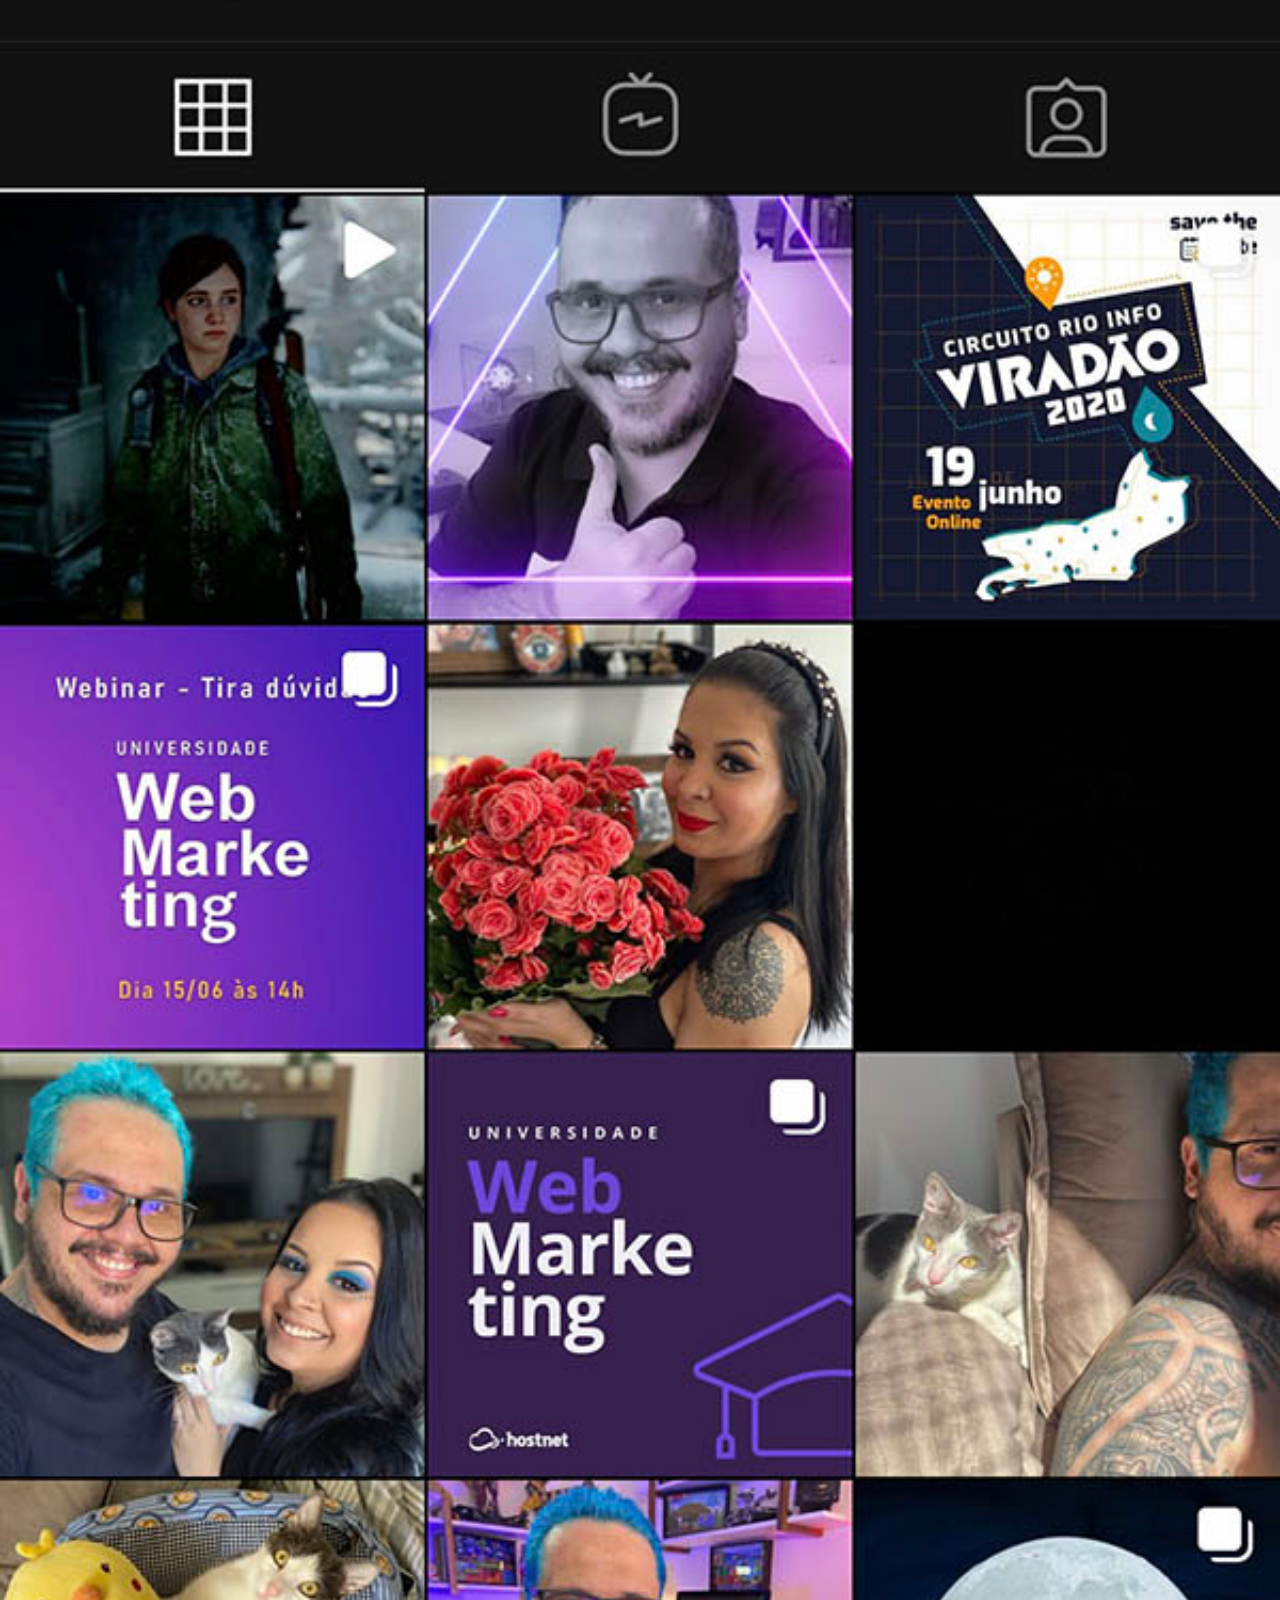
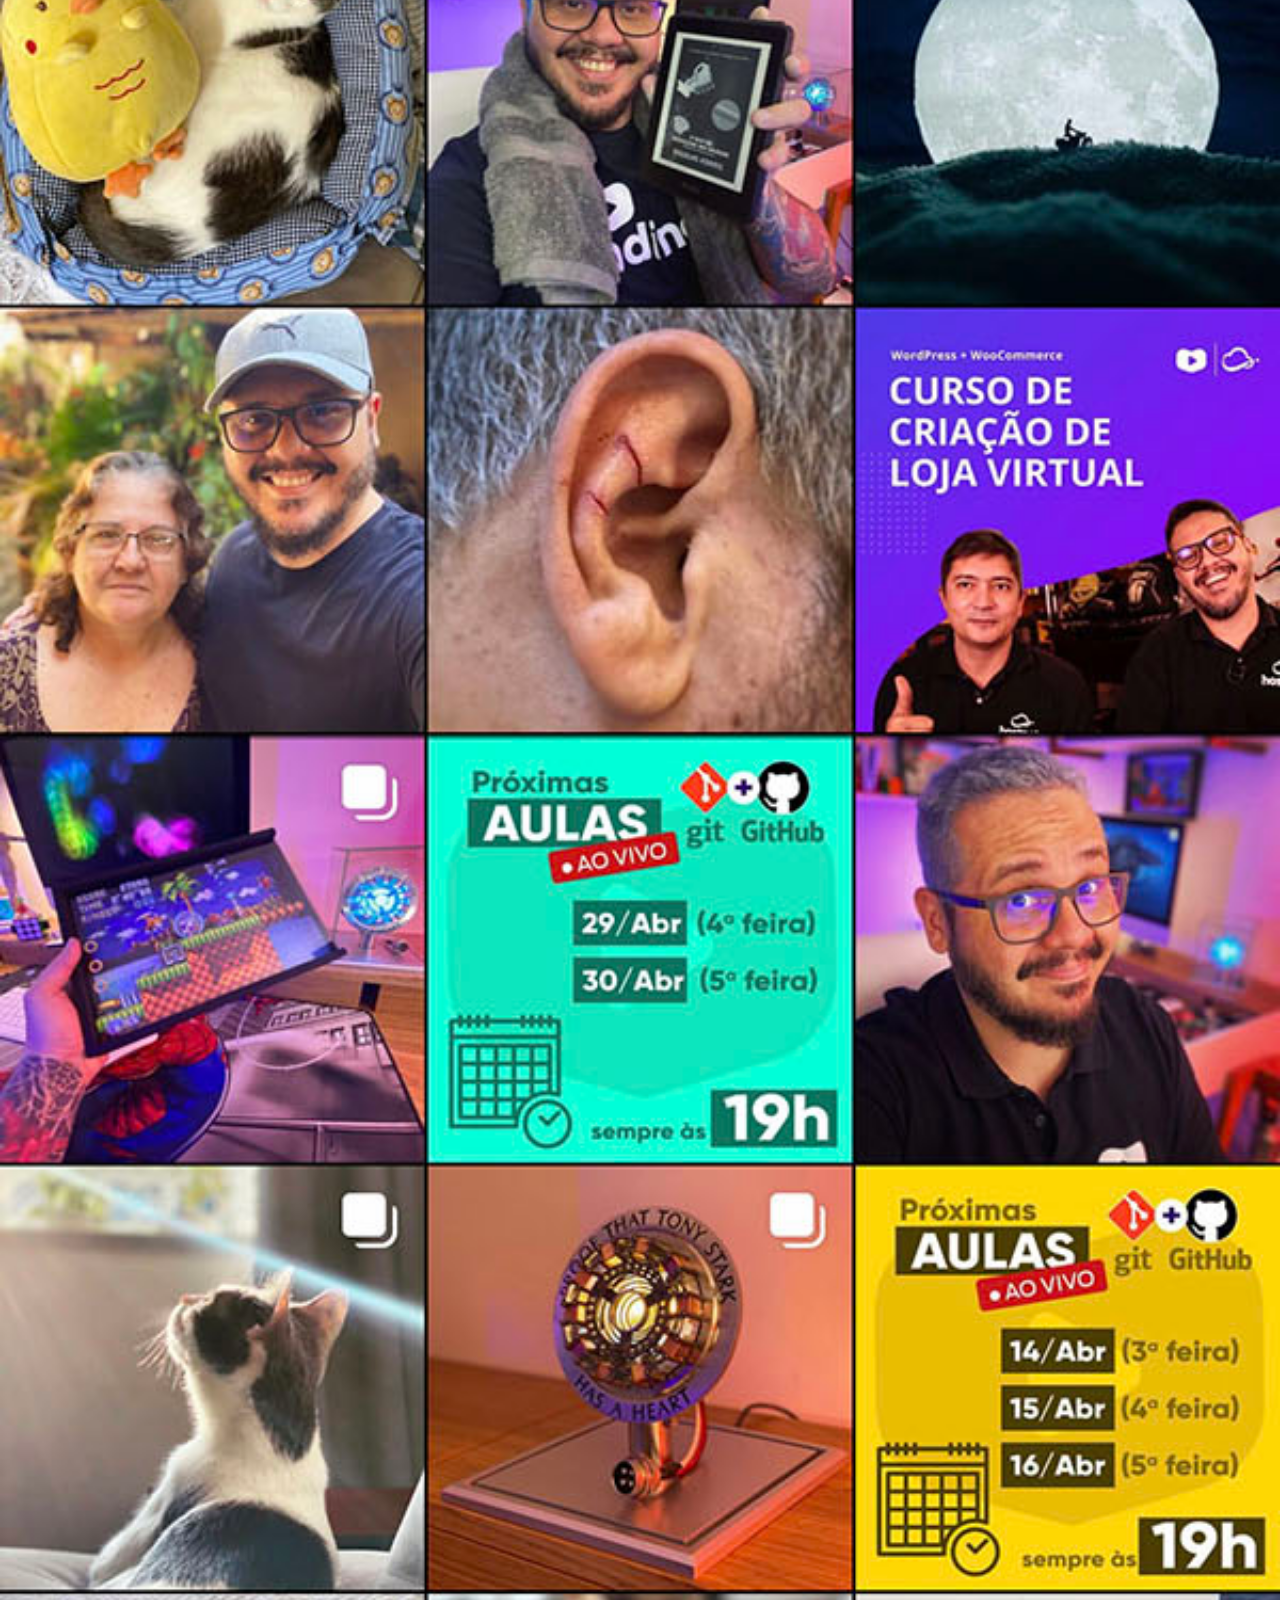
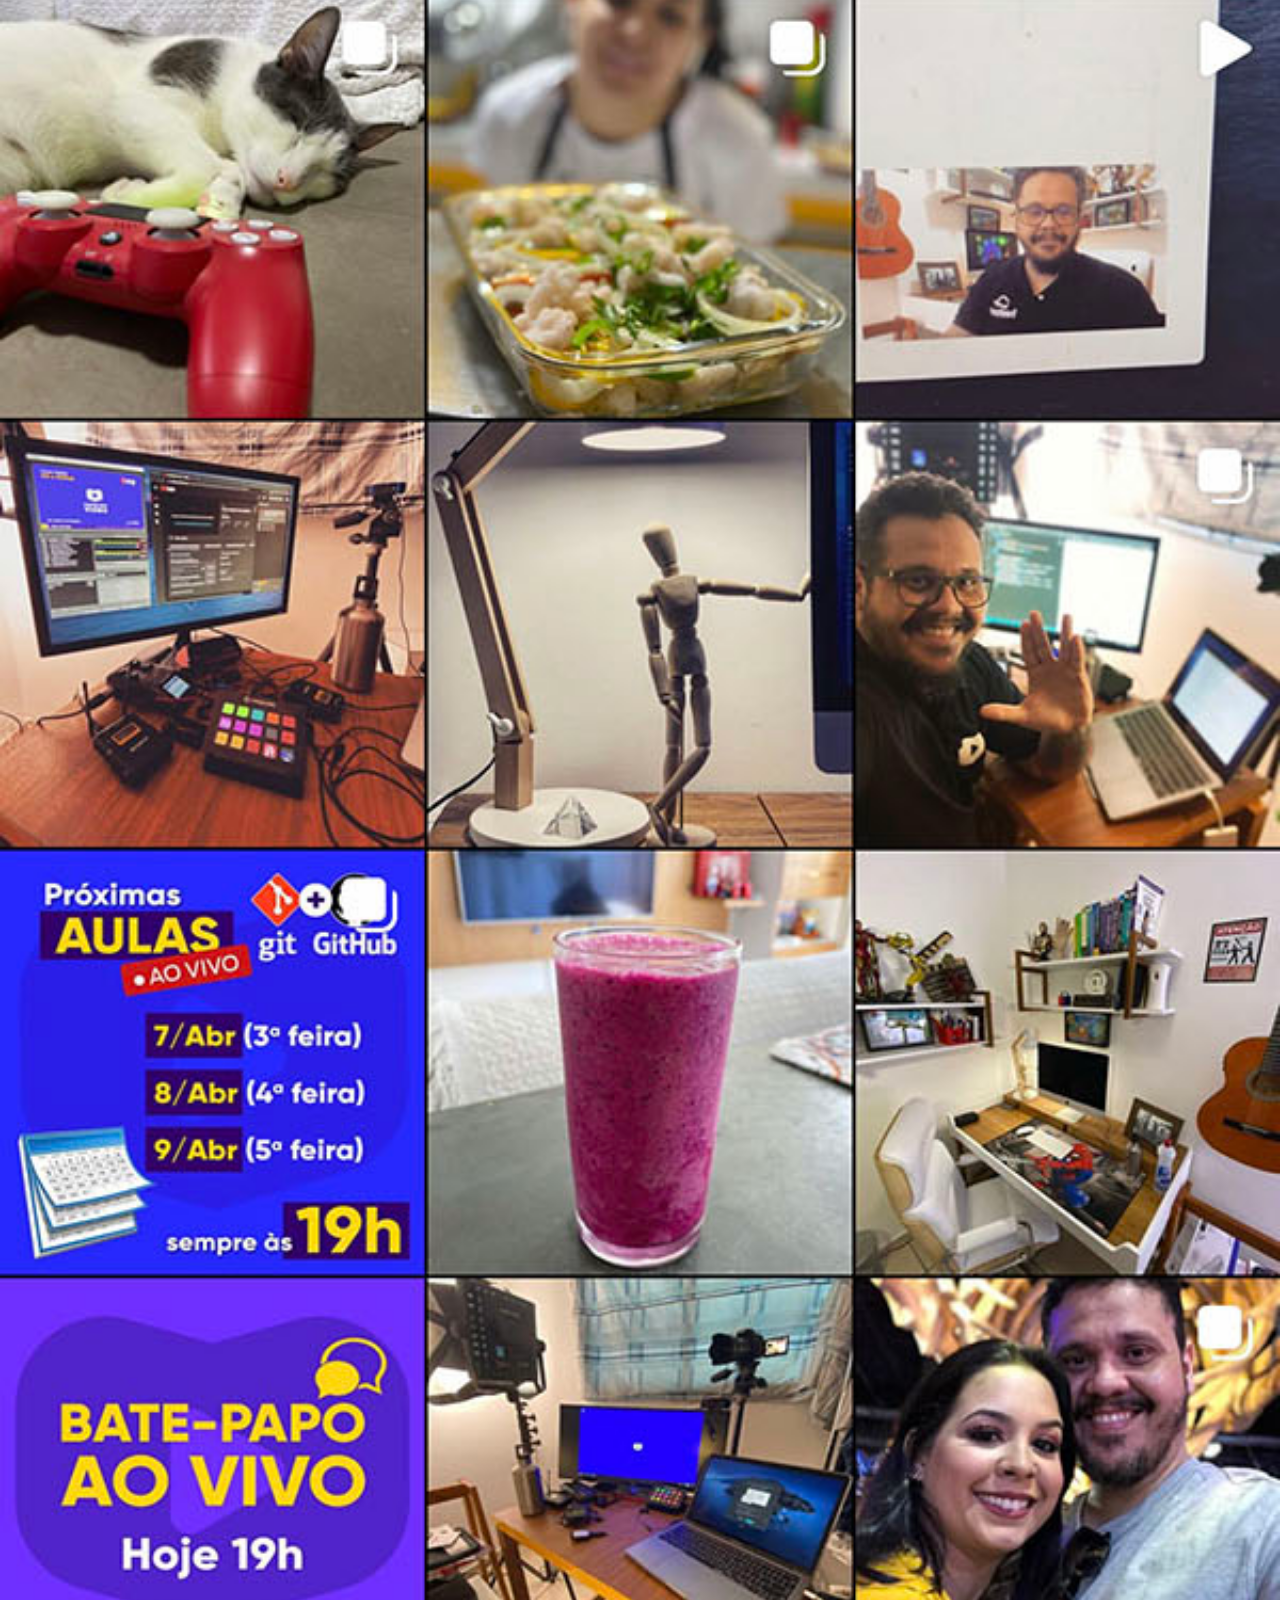
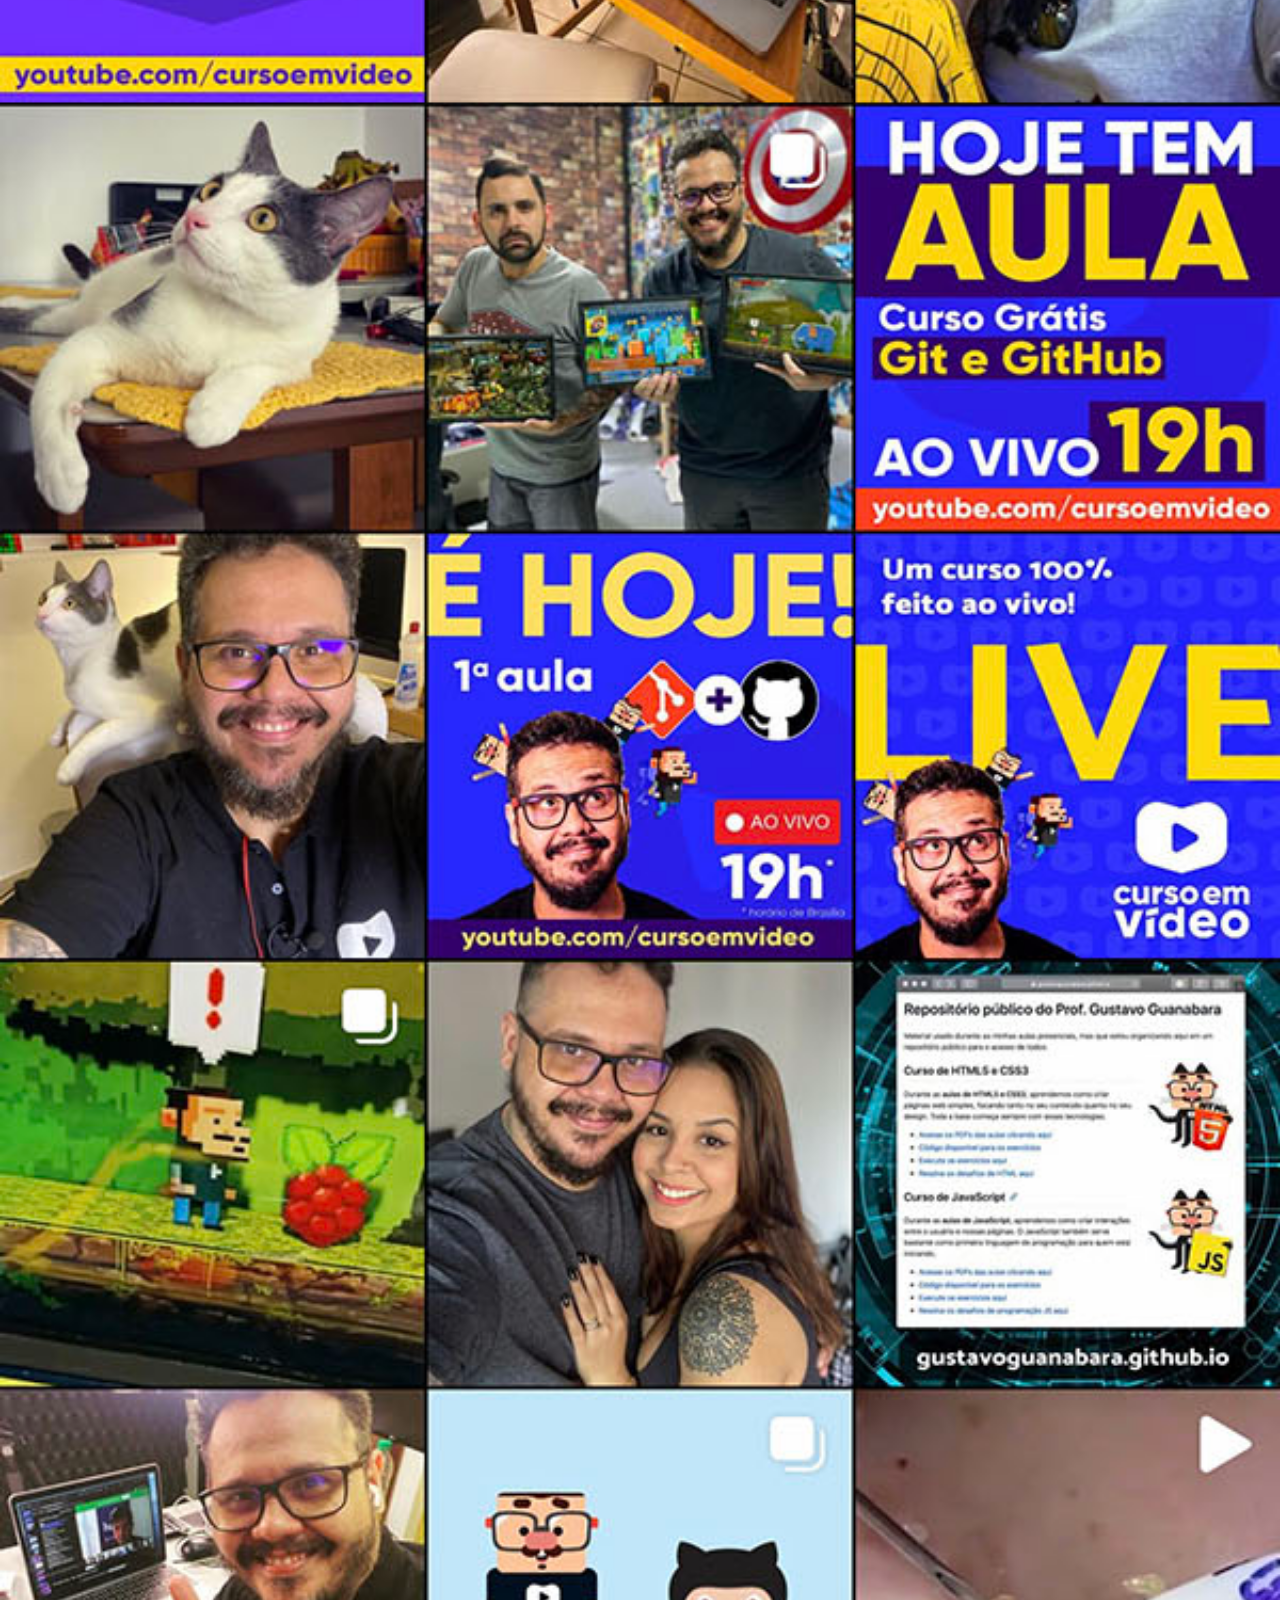
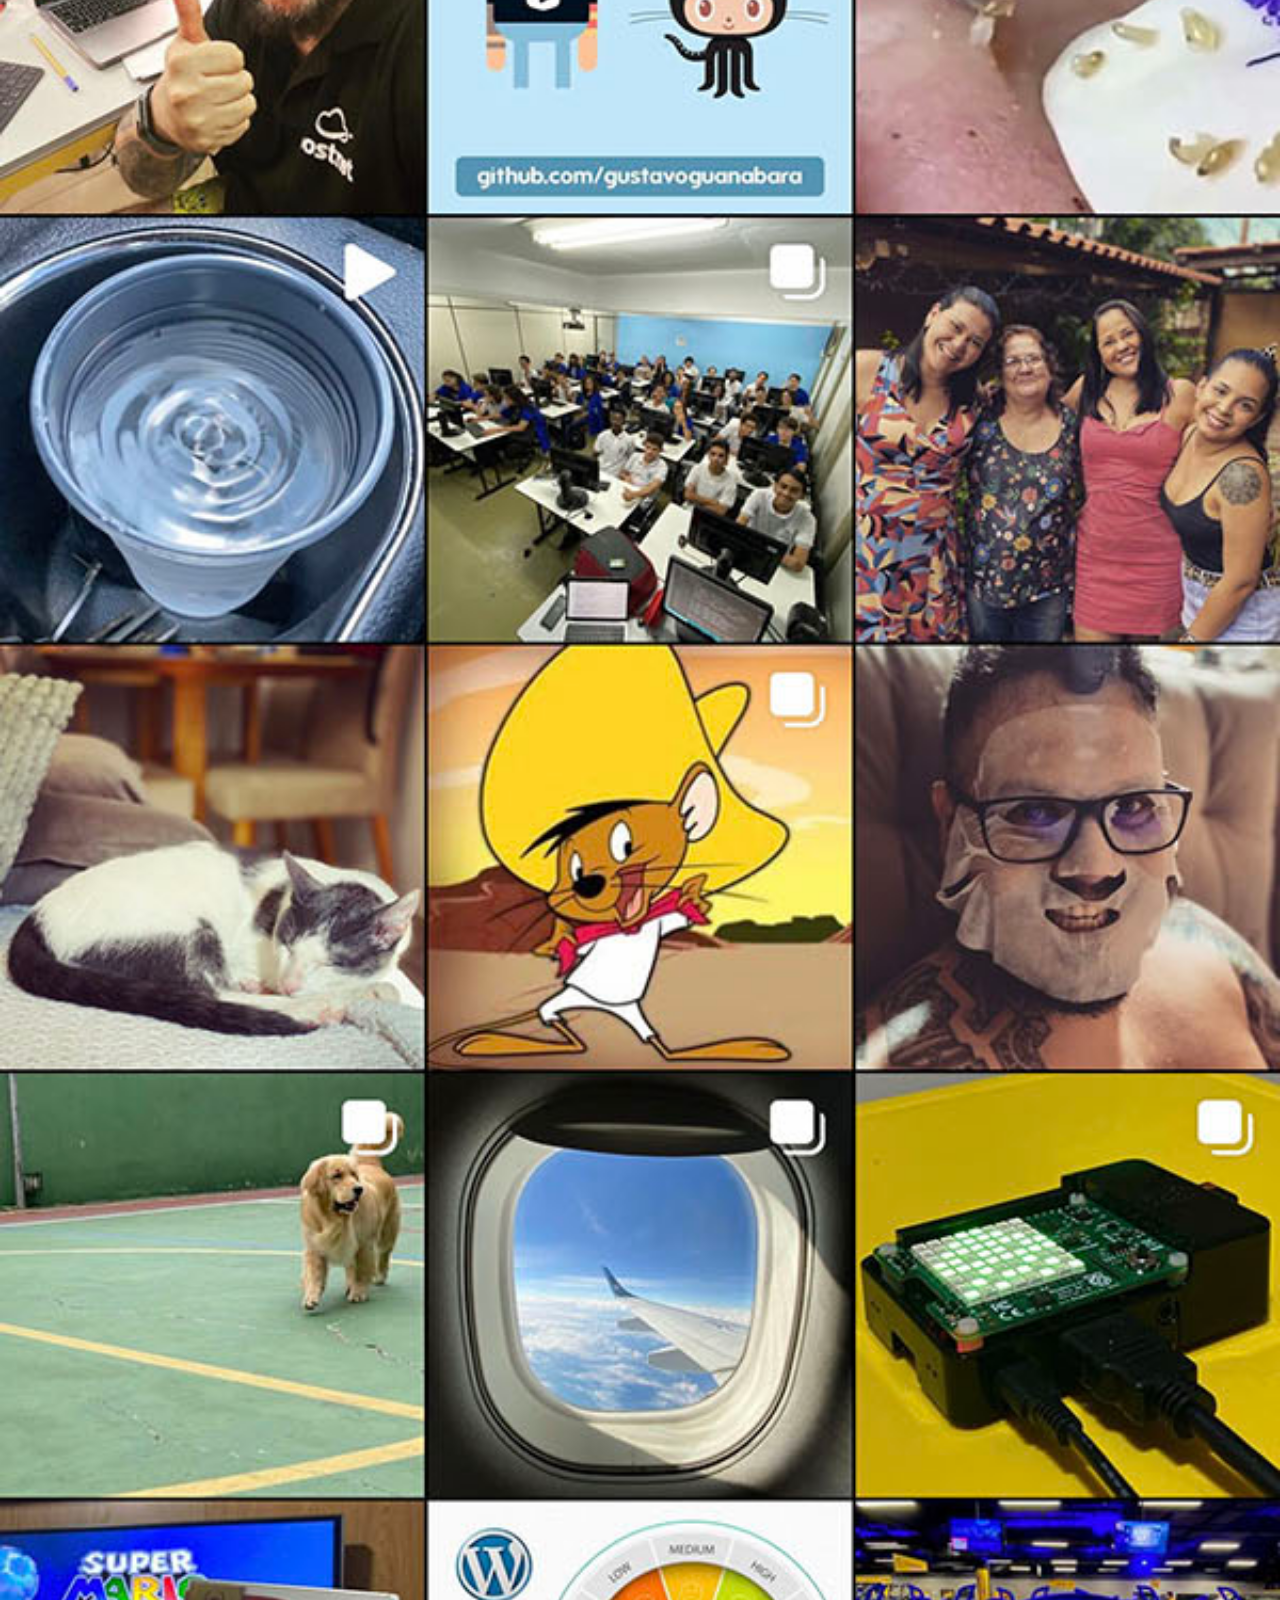
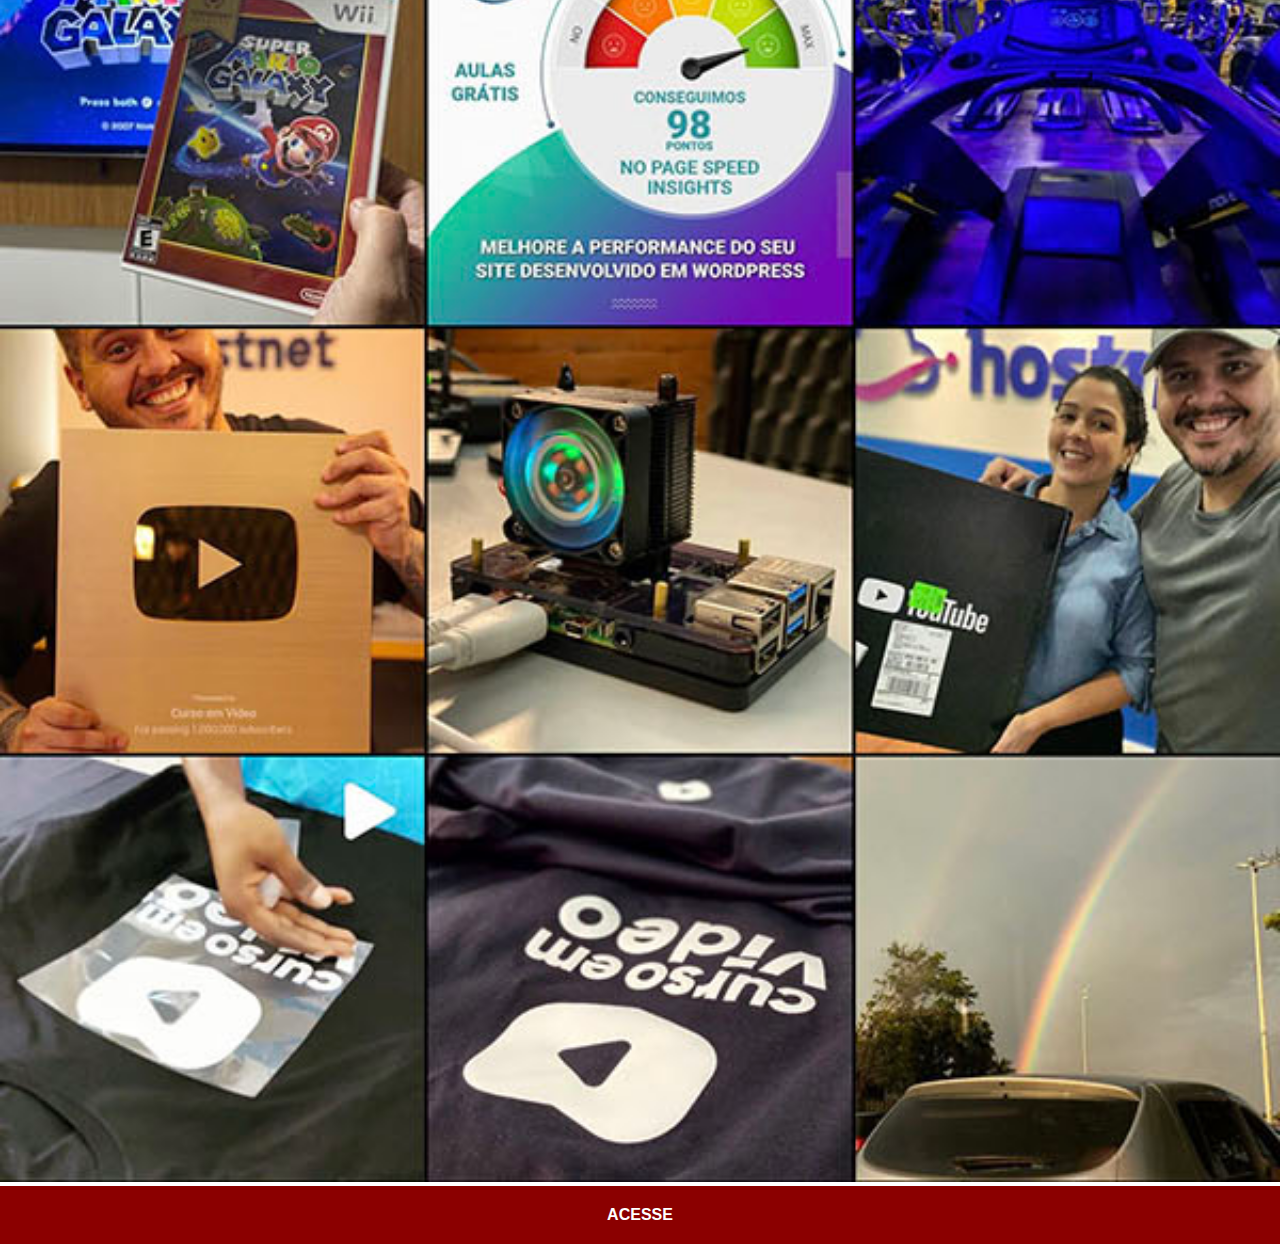
<file: instagram.html>
<!DOCTYPE html>
<html lang="pt-br">
<head>
    <meta charset="UTF-8">
    <meta name="viewport" content="width=device-width, initial-scale=1.0">
    <title>Instagram</title>
    <link rel="stylesheet" href="estilos/social.css">
</head>
<body>
    <img src="imagens/tela-instagram.jpg" alt="">
    <a href="https://www.instagram.com/gustavoguanabara/" target="_blank">ACESSE</a>
</body>
</html>
</file>
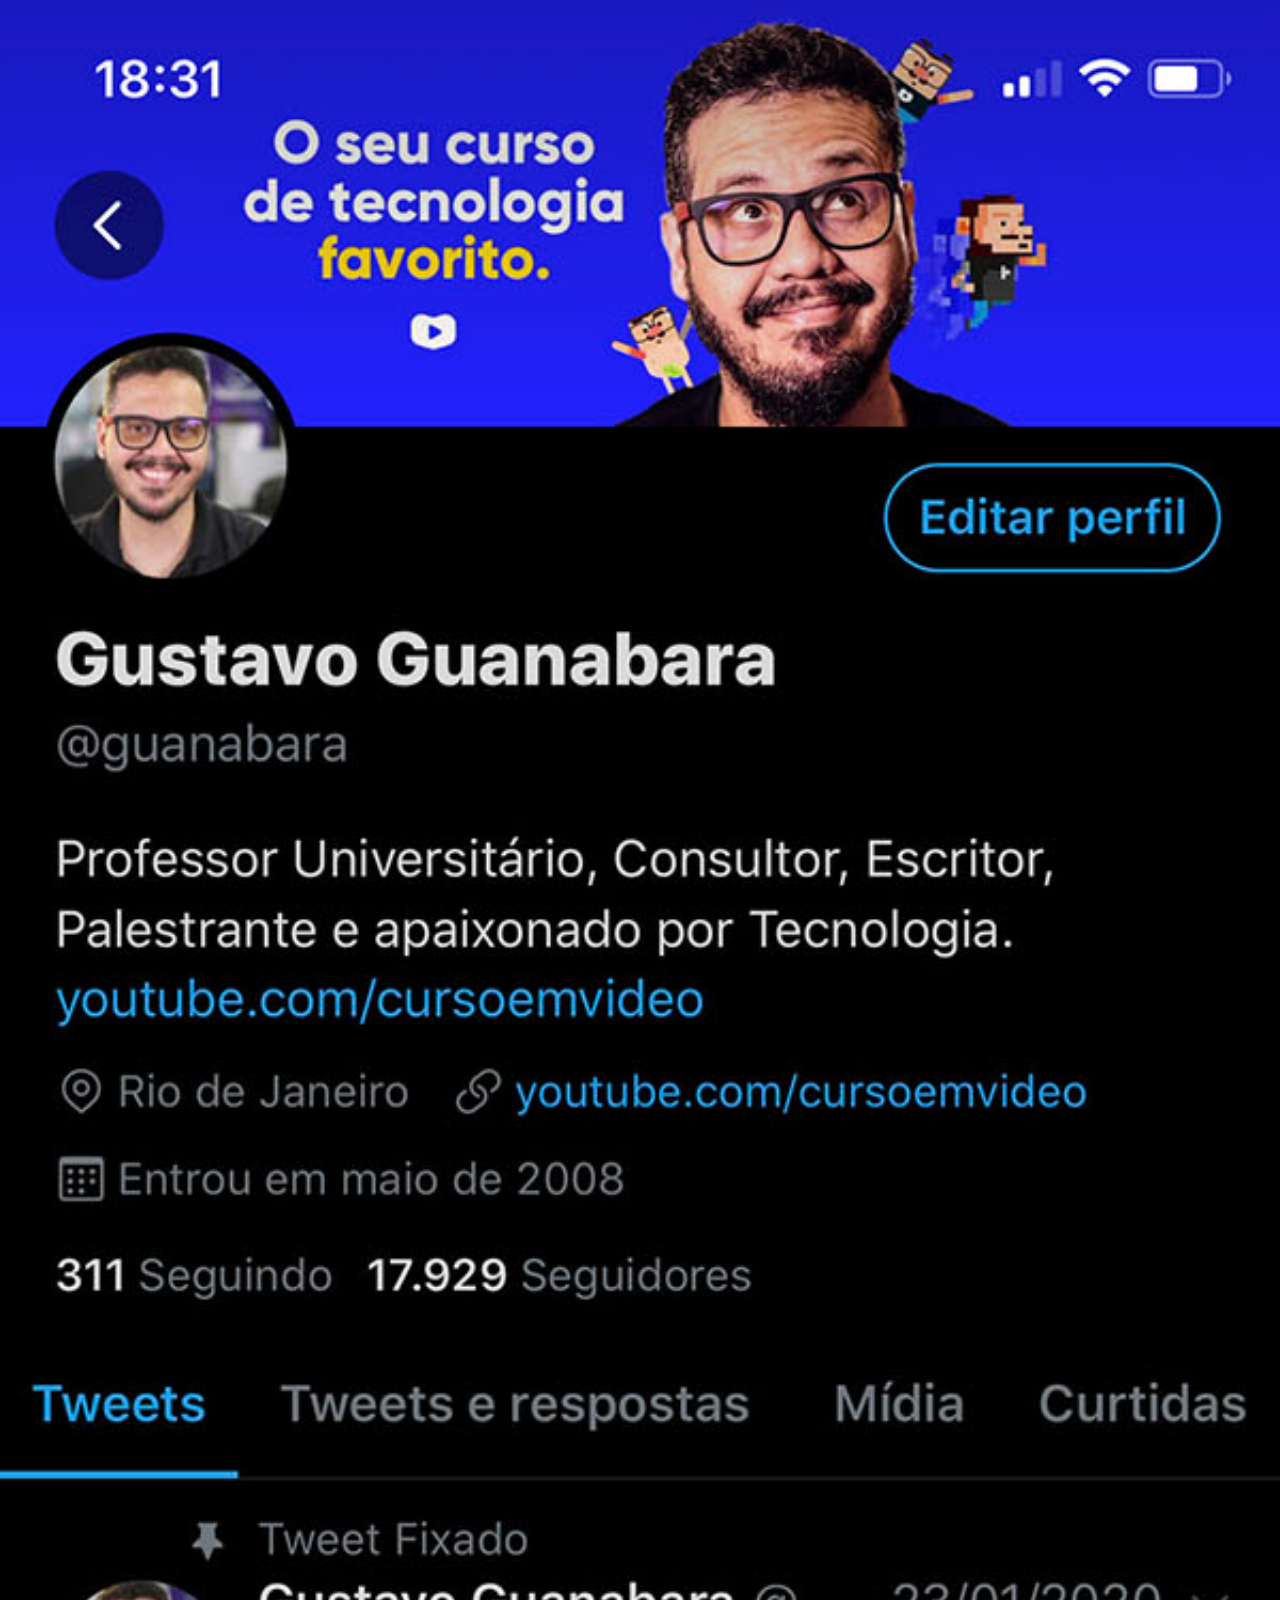
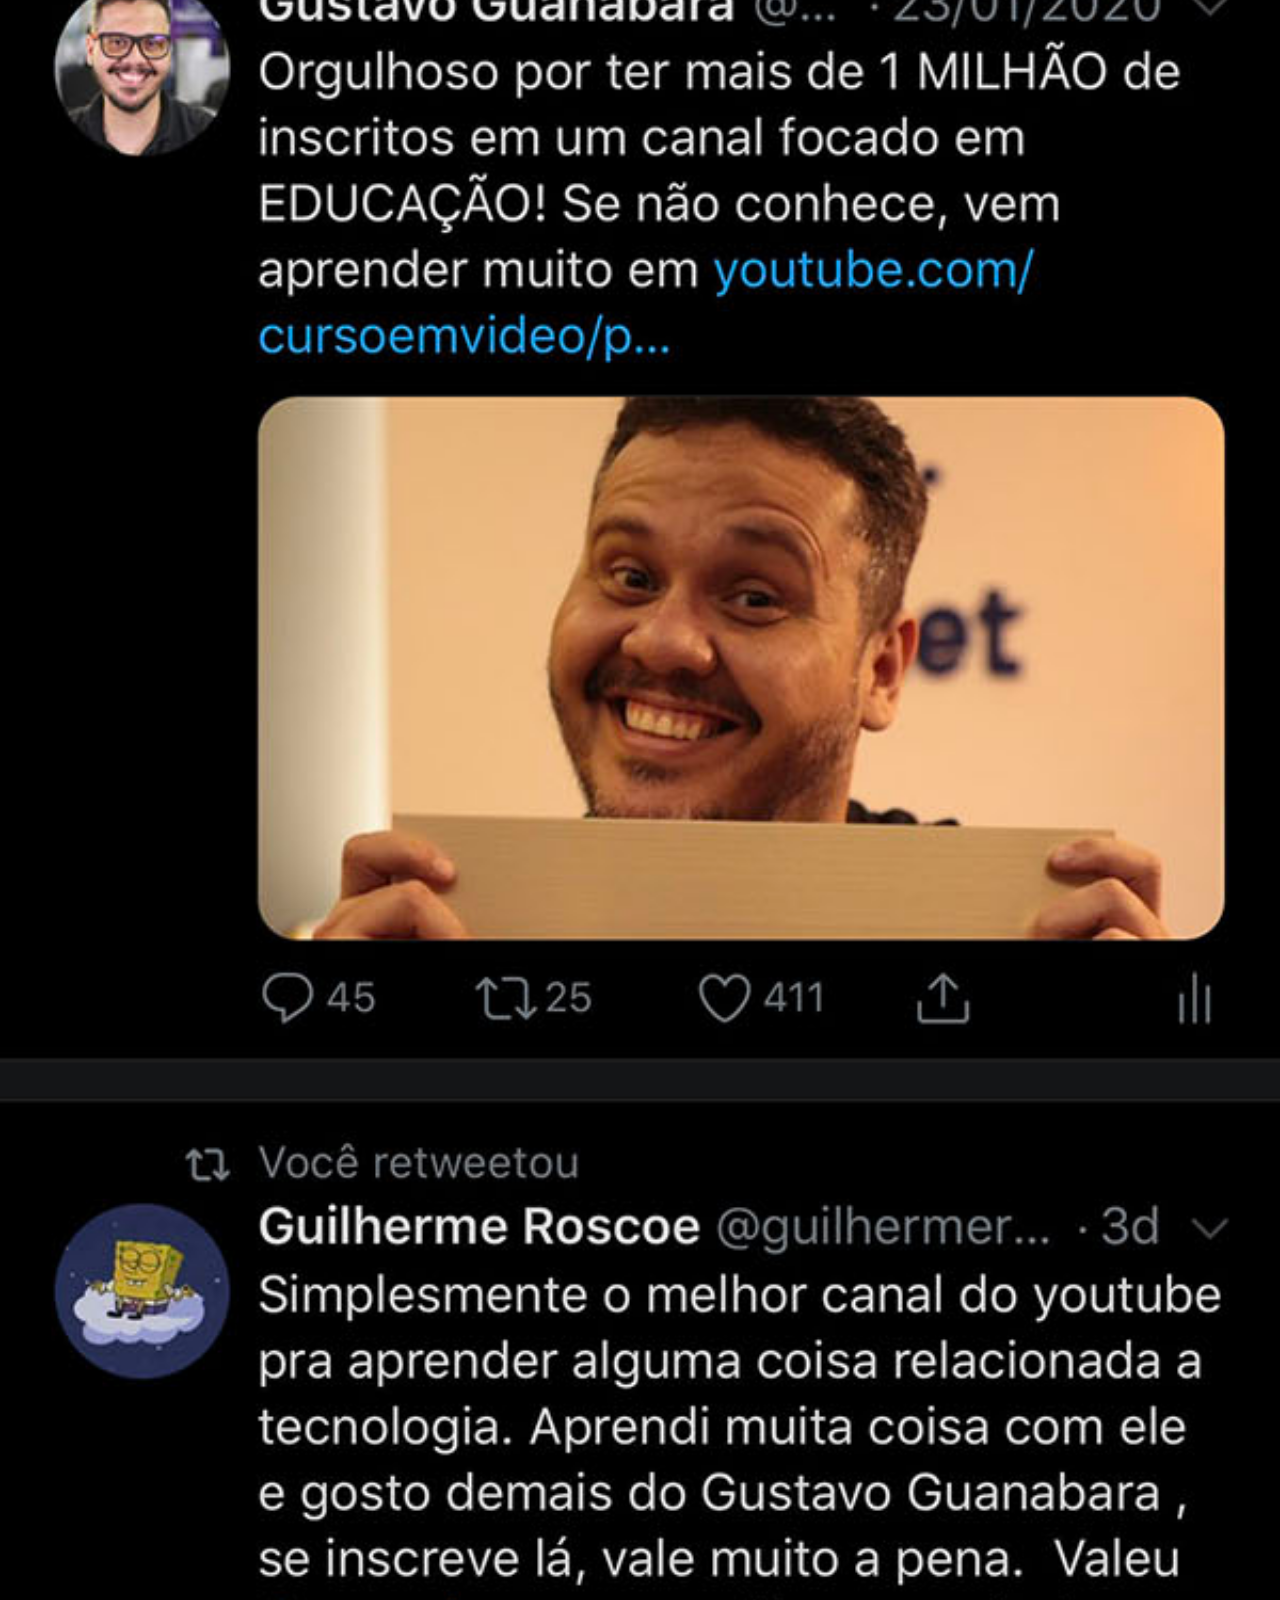
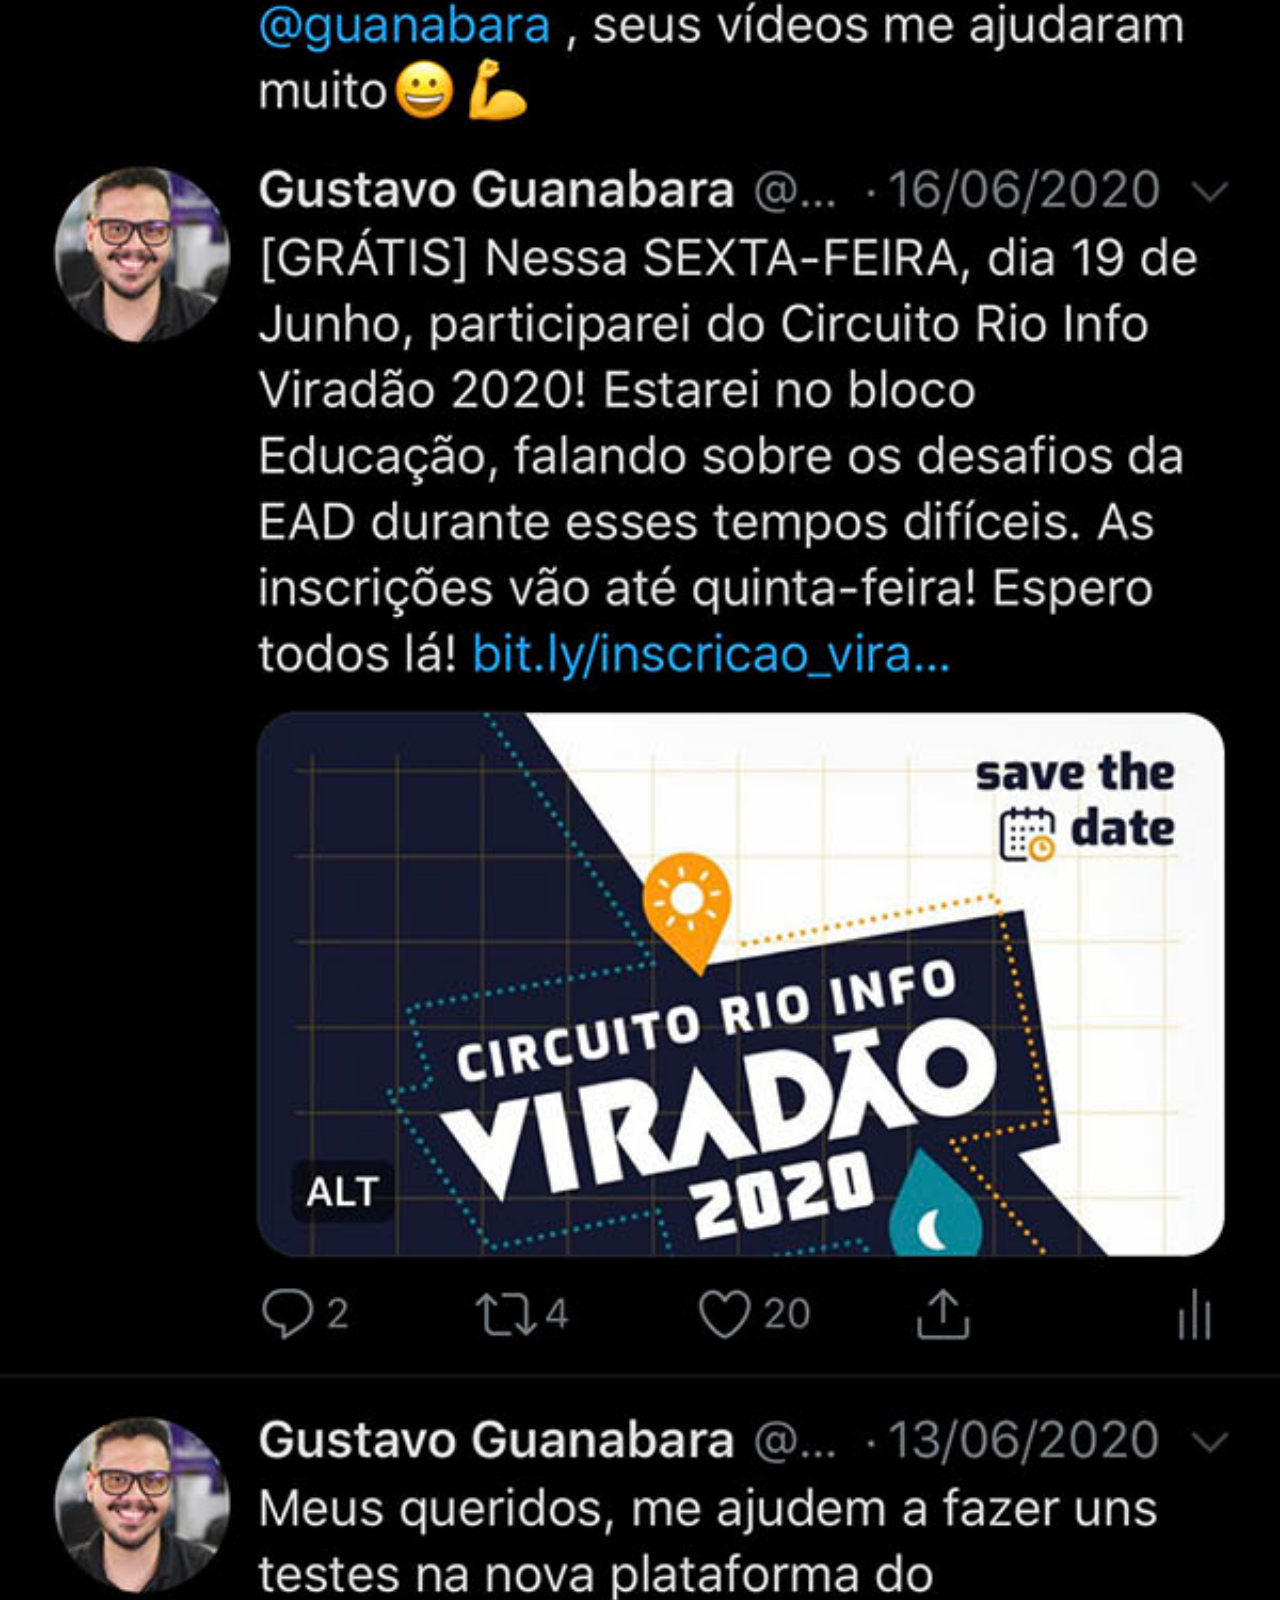
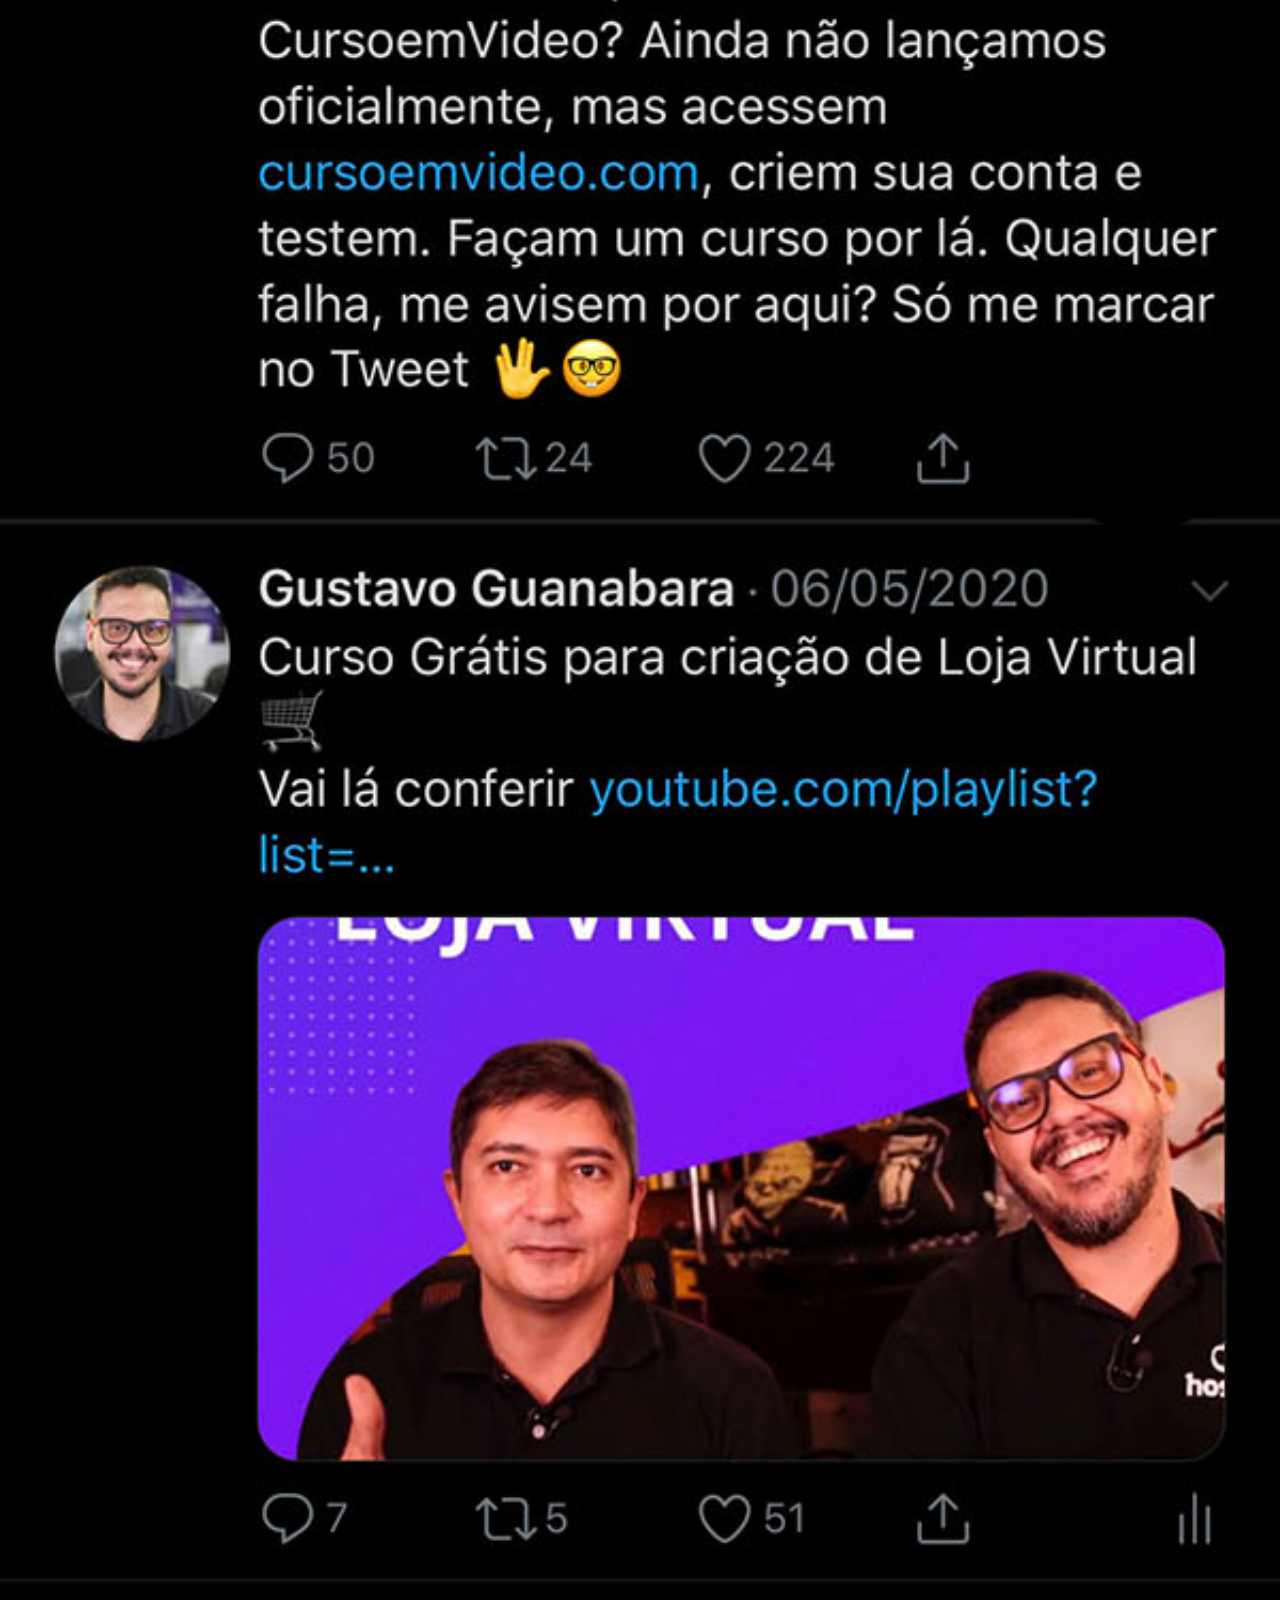
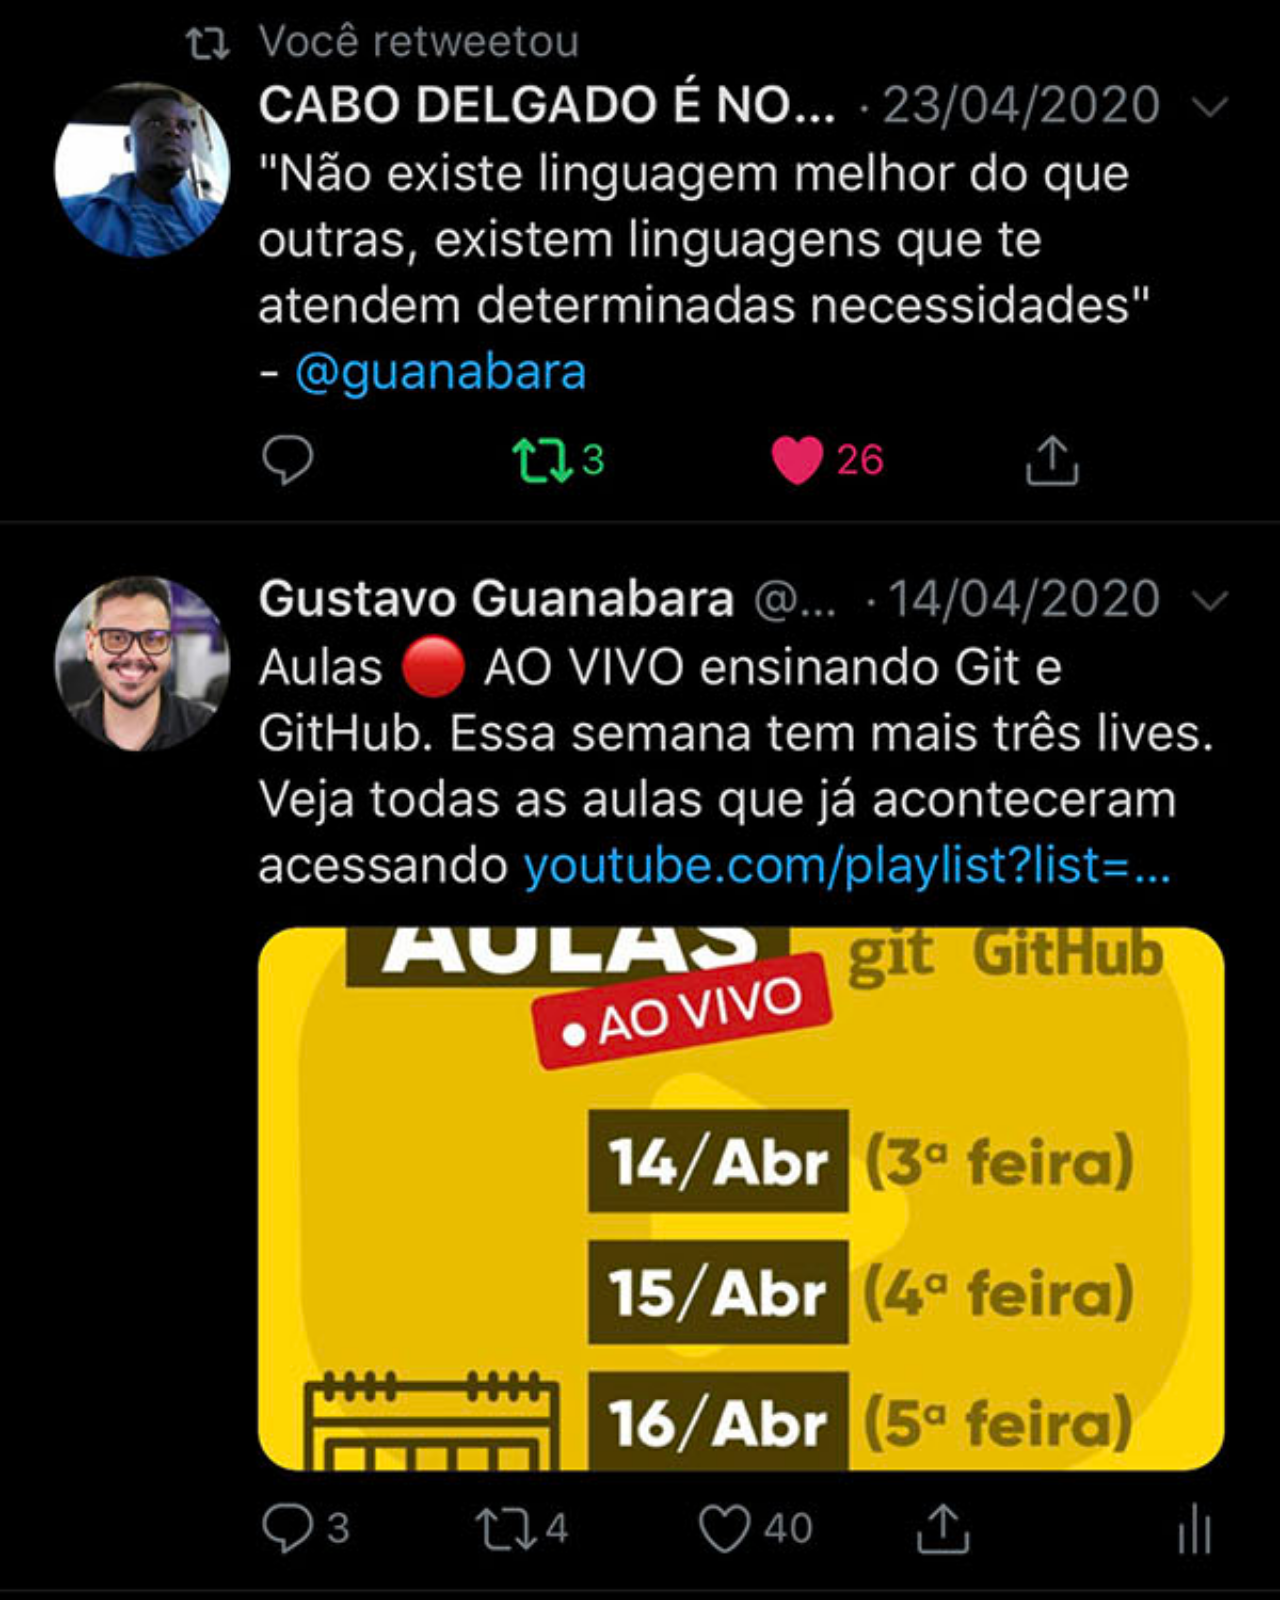
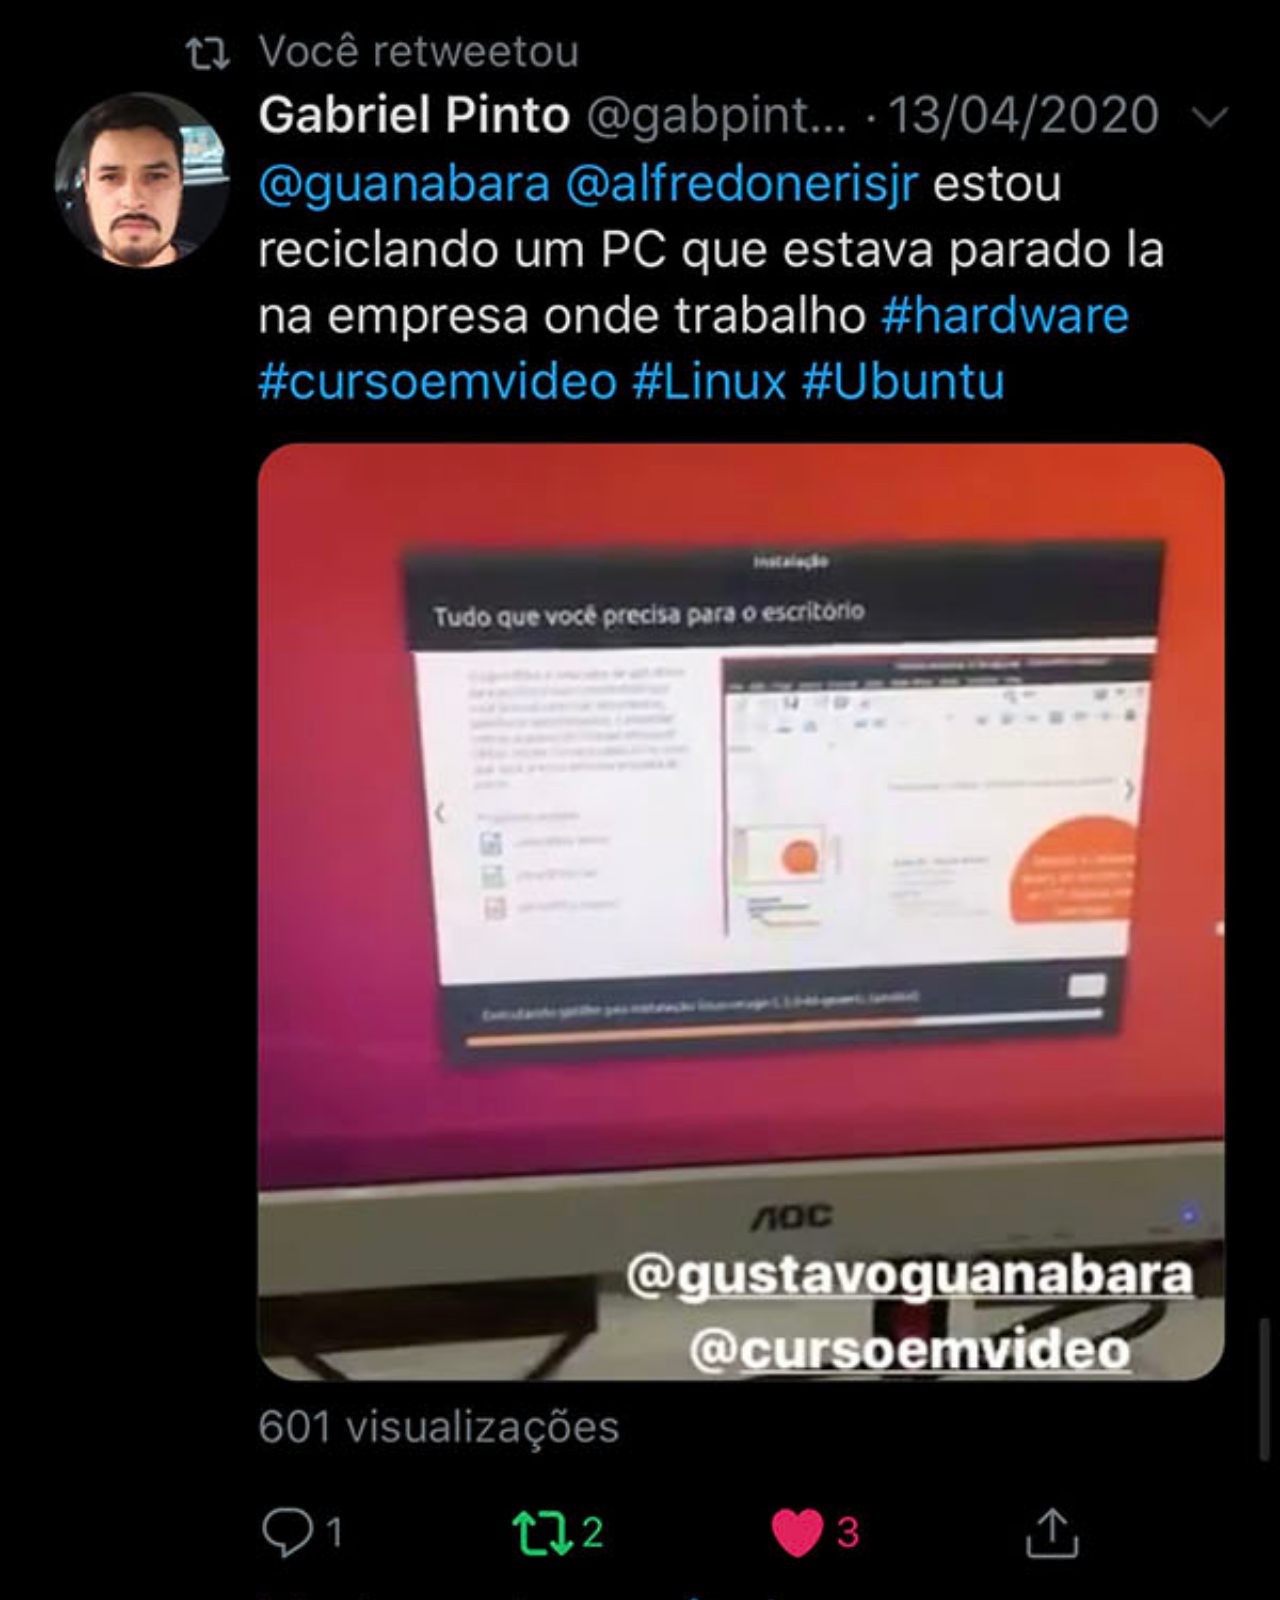
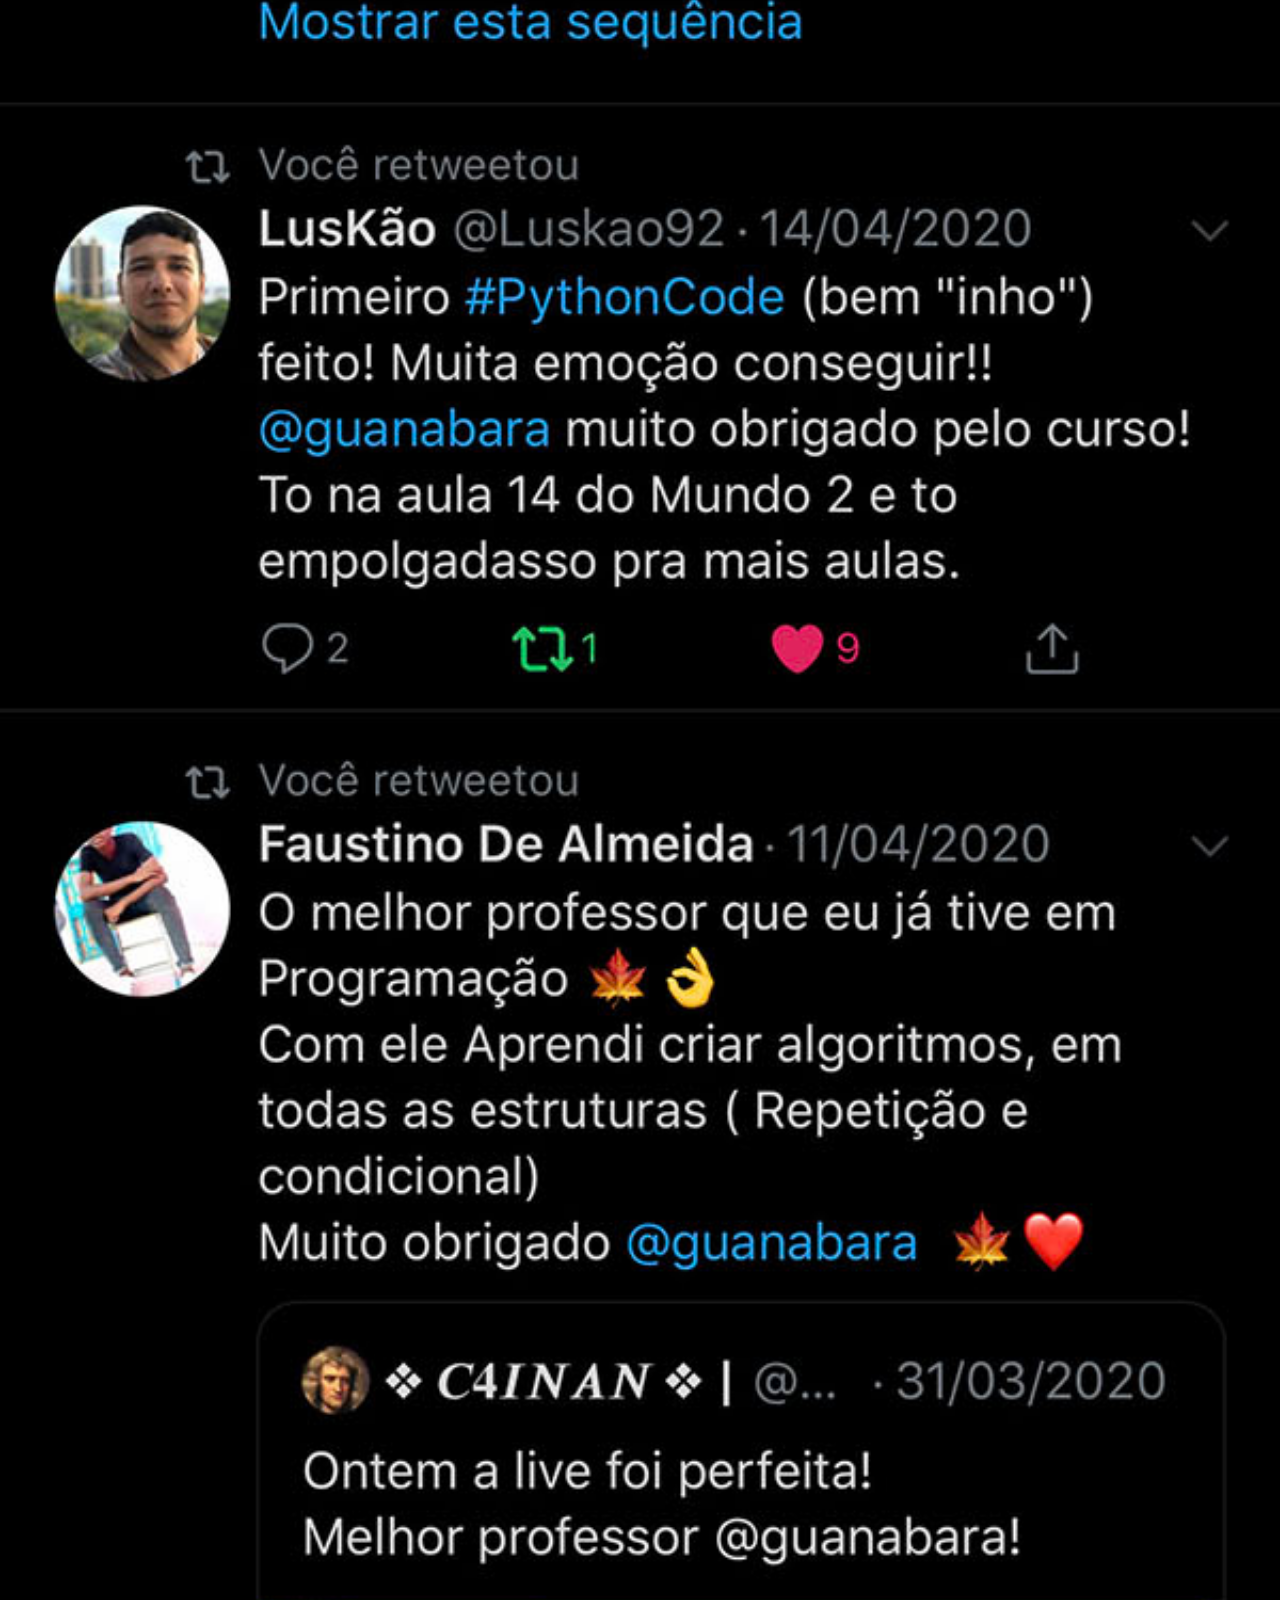
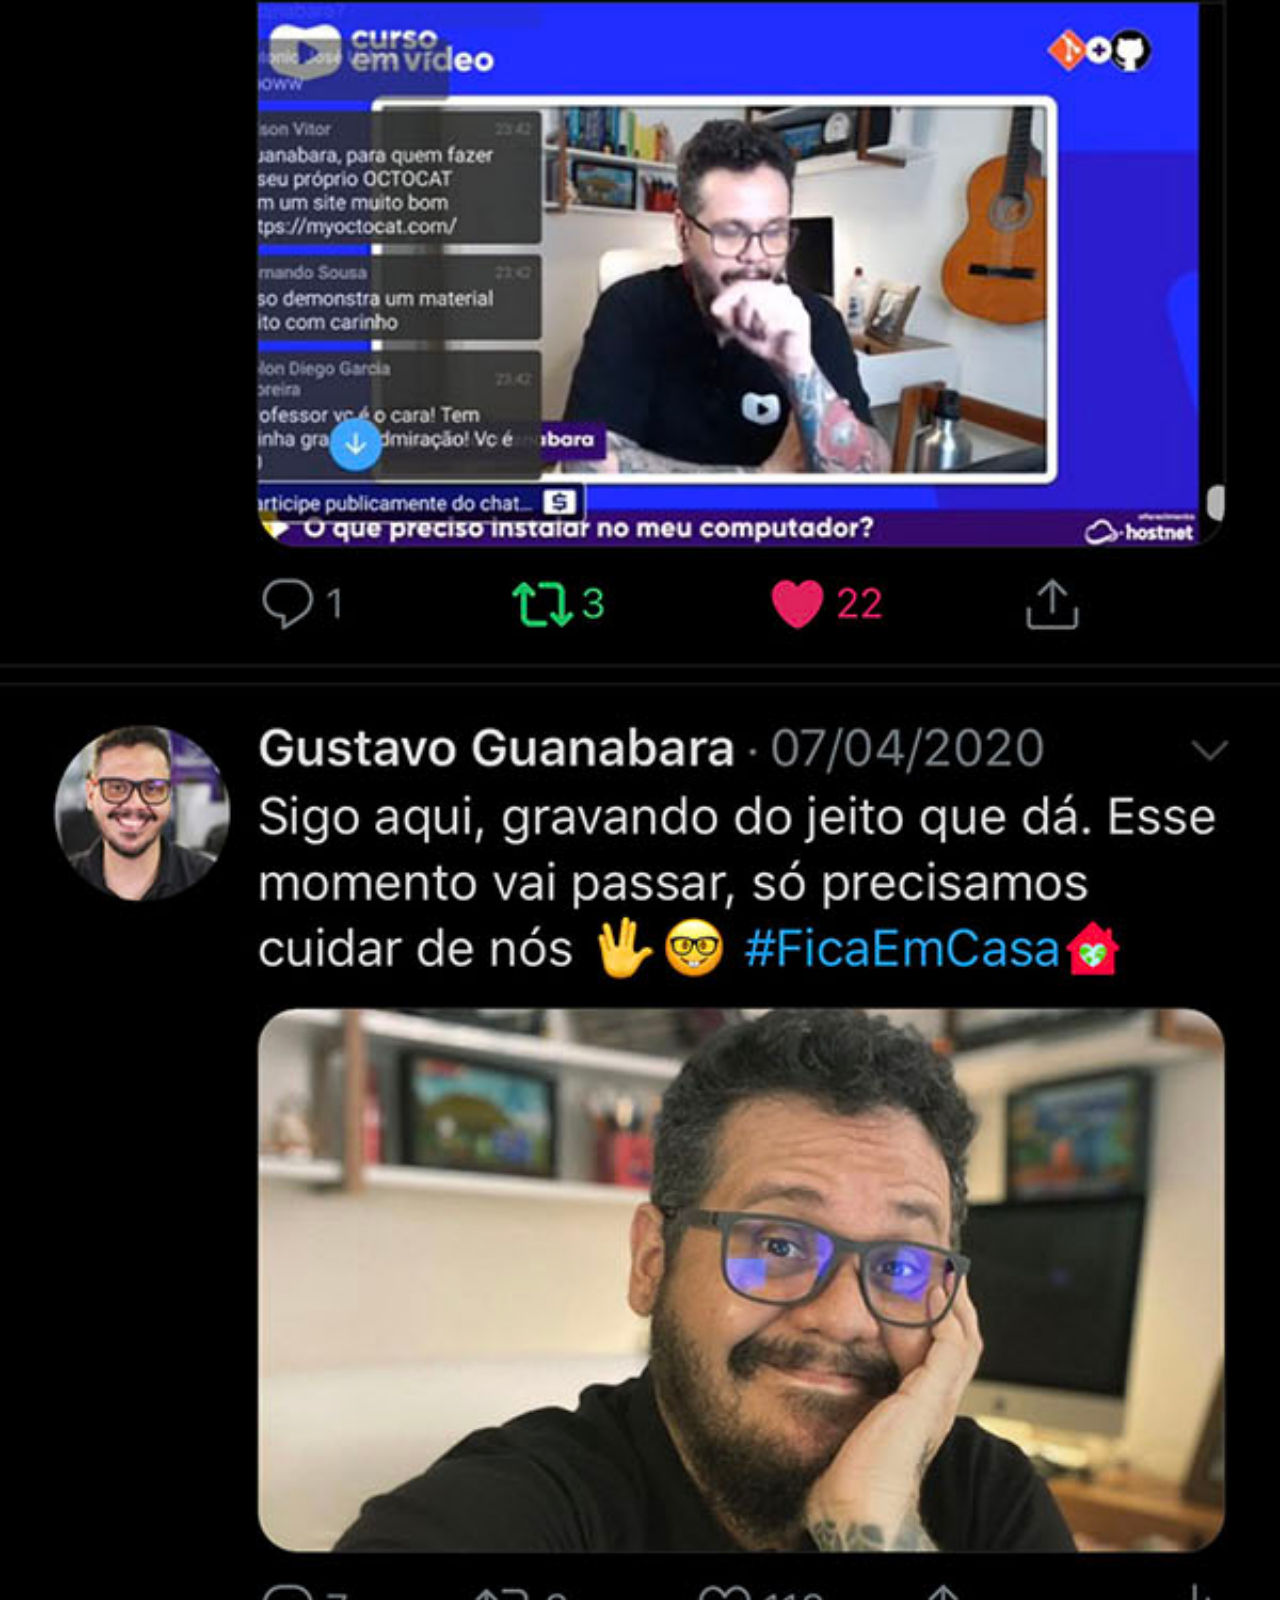
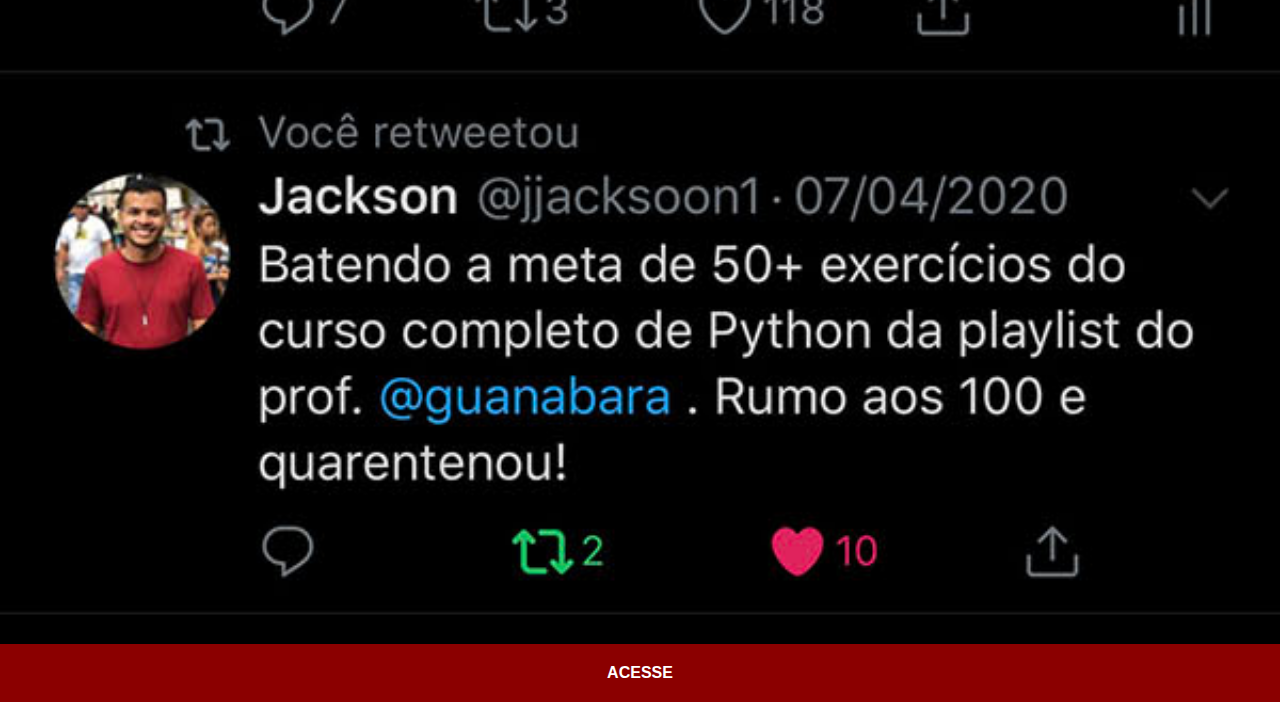
<file: twitter.html>
<!DOCTYPE html>
<html lang="pt-br">
<head>
    <meta charset="UTF-8">
    <meta name="viewport" content="width=device-width, initial-scale=1.0">
    <title>Twitter</title>
    <style>
        *{
            margin: 0px;
            padding: 0px;
            font-family: Arial, Helvetica, sans-serif;
        }

        ::-webkit-scrollbar {
        width: 0px;
        height: 0px;
       }
       
        body{
            background-color: black;
            
        }

        img{
            width: 100vw;
        }

        a{
        display: block;
        background-color: darkred;
        color: white;
        padding: 20px;
        text-align: center;
        font-weight: bolder;
        text-decoration: none;
        }
    </style>
</head>
<body>
    <img src="imagens/tela-twitter.jpg" alt="">
    <a href="https://x.com/guanabara">ACESSE</a>

</body>
</html>
</file>
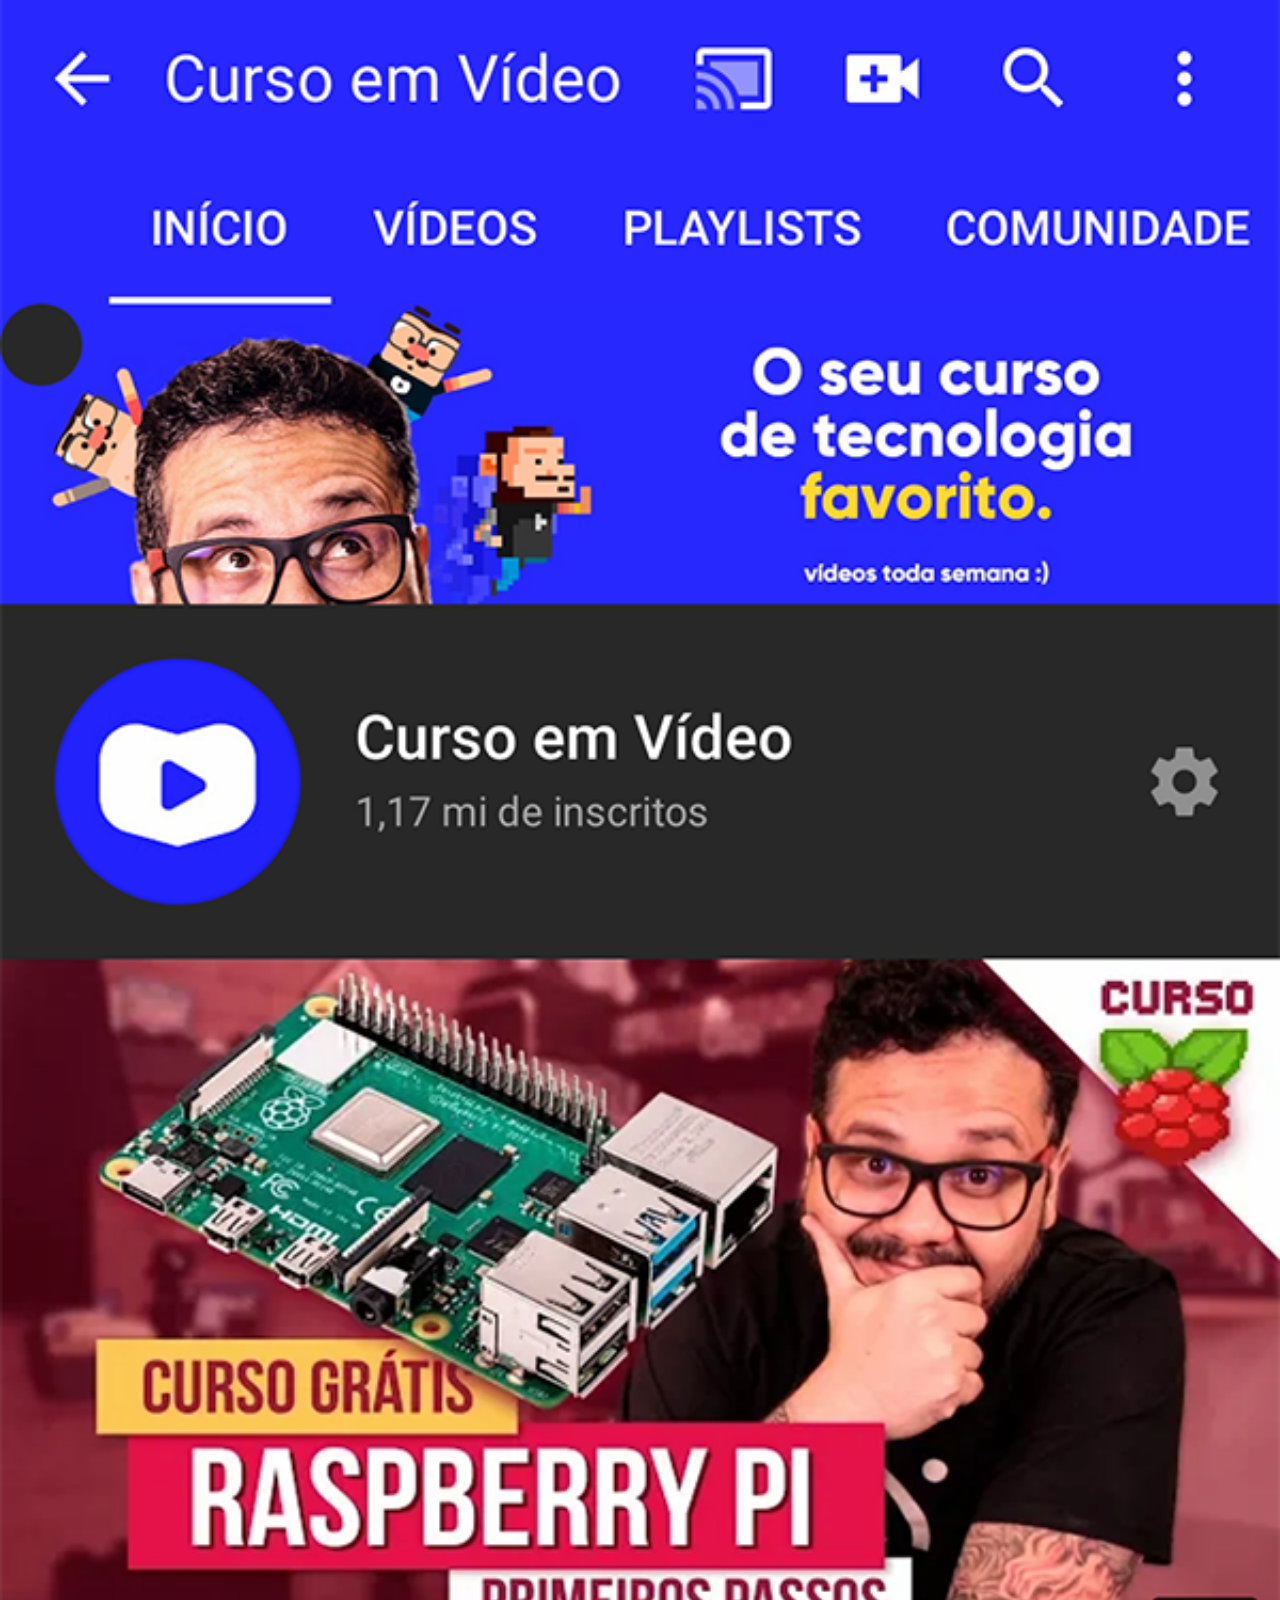
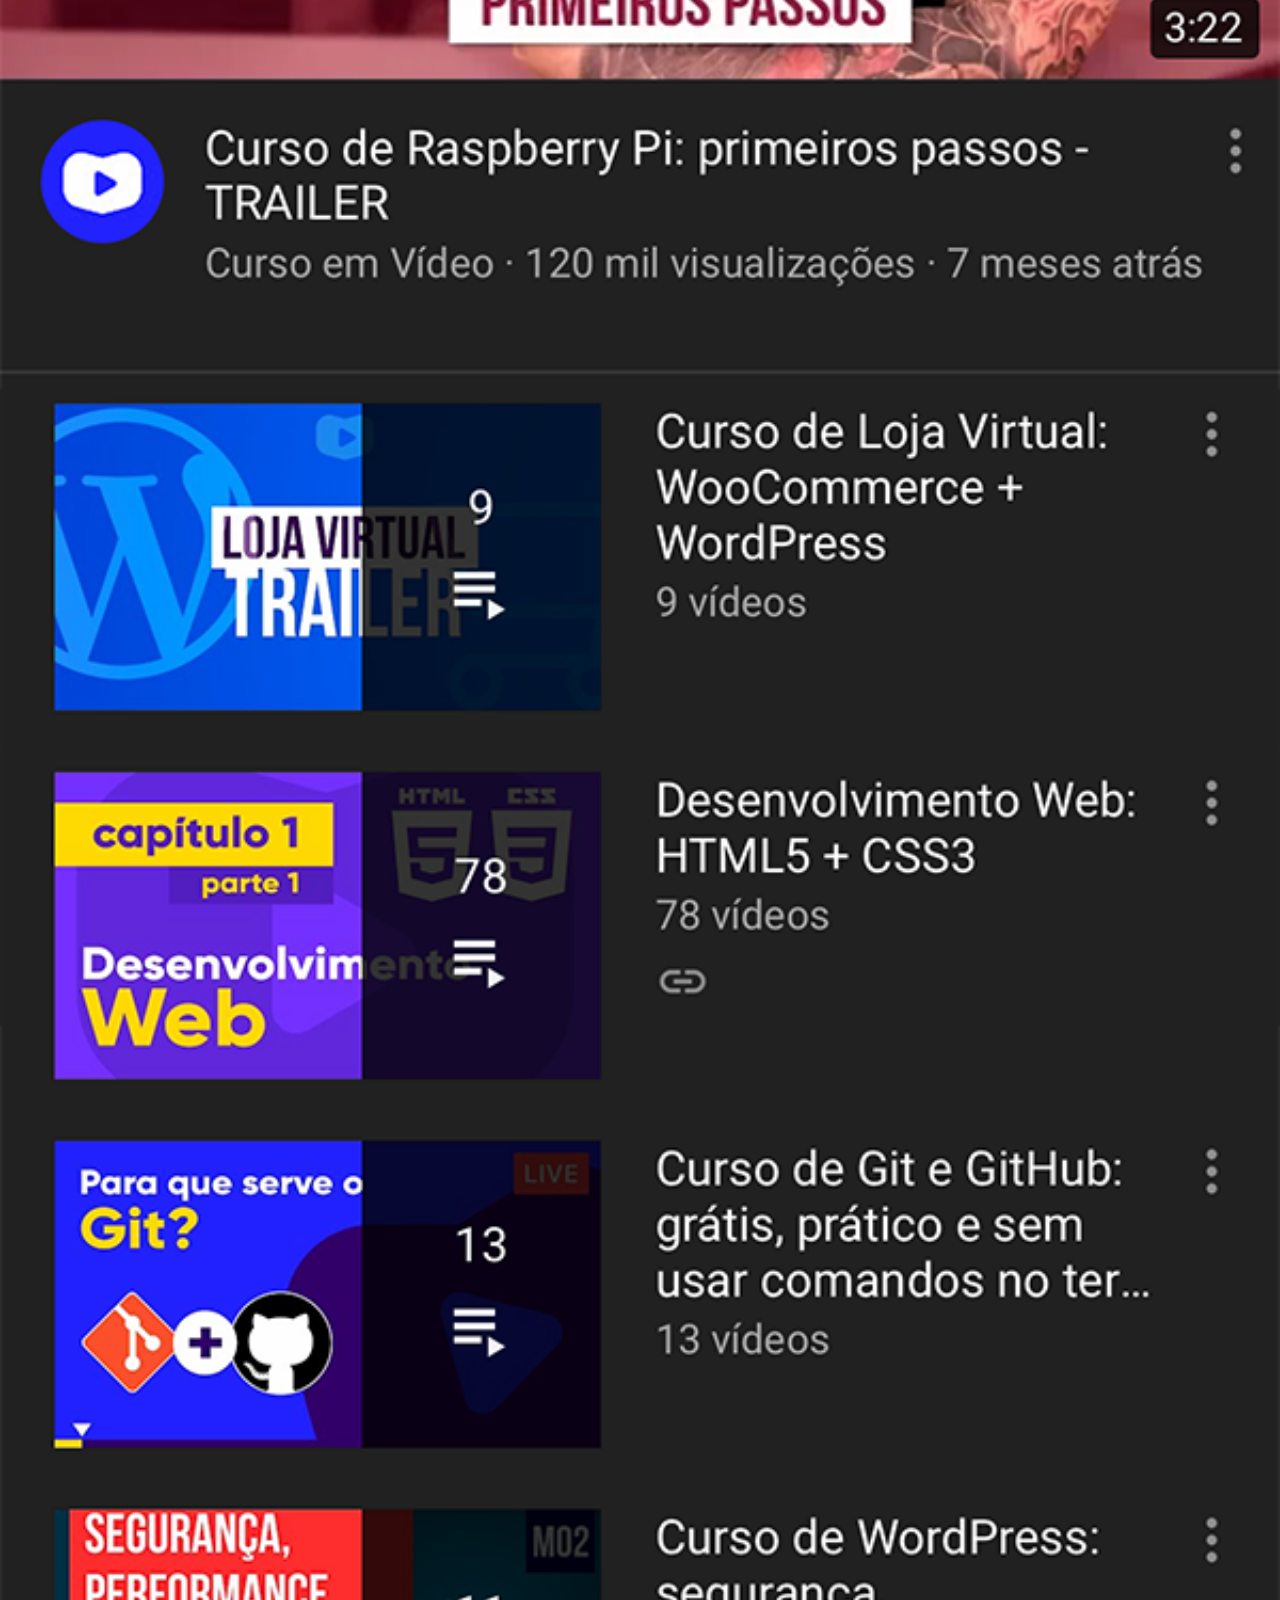
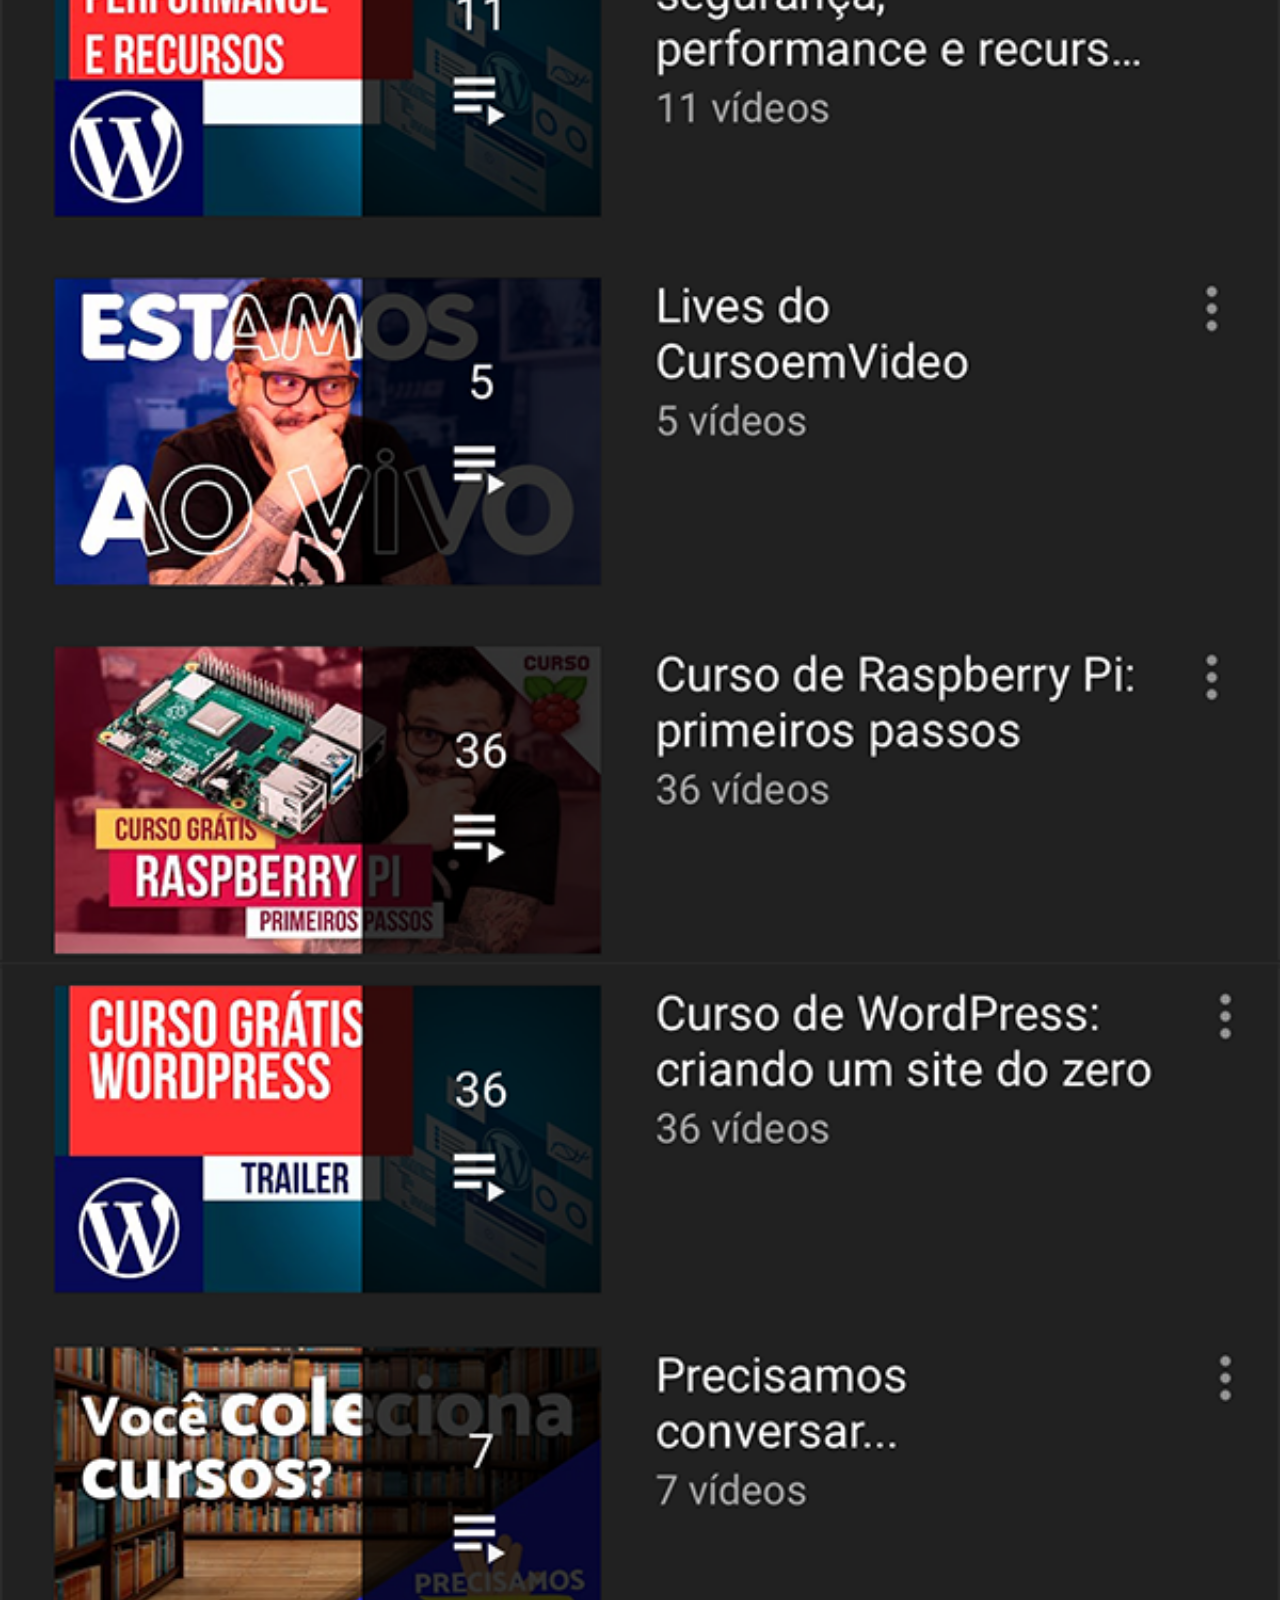
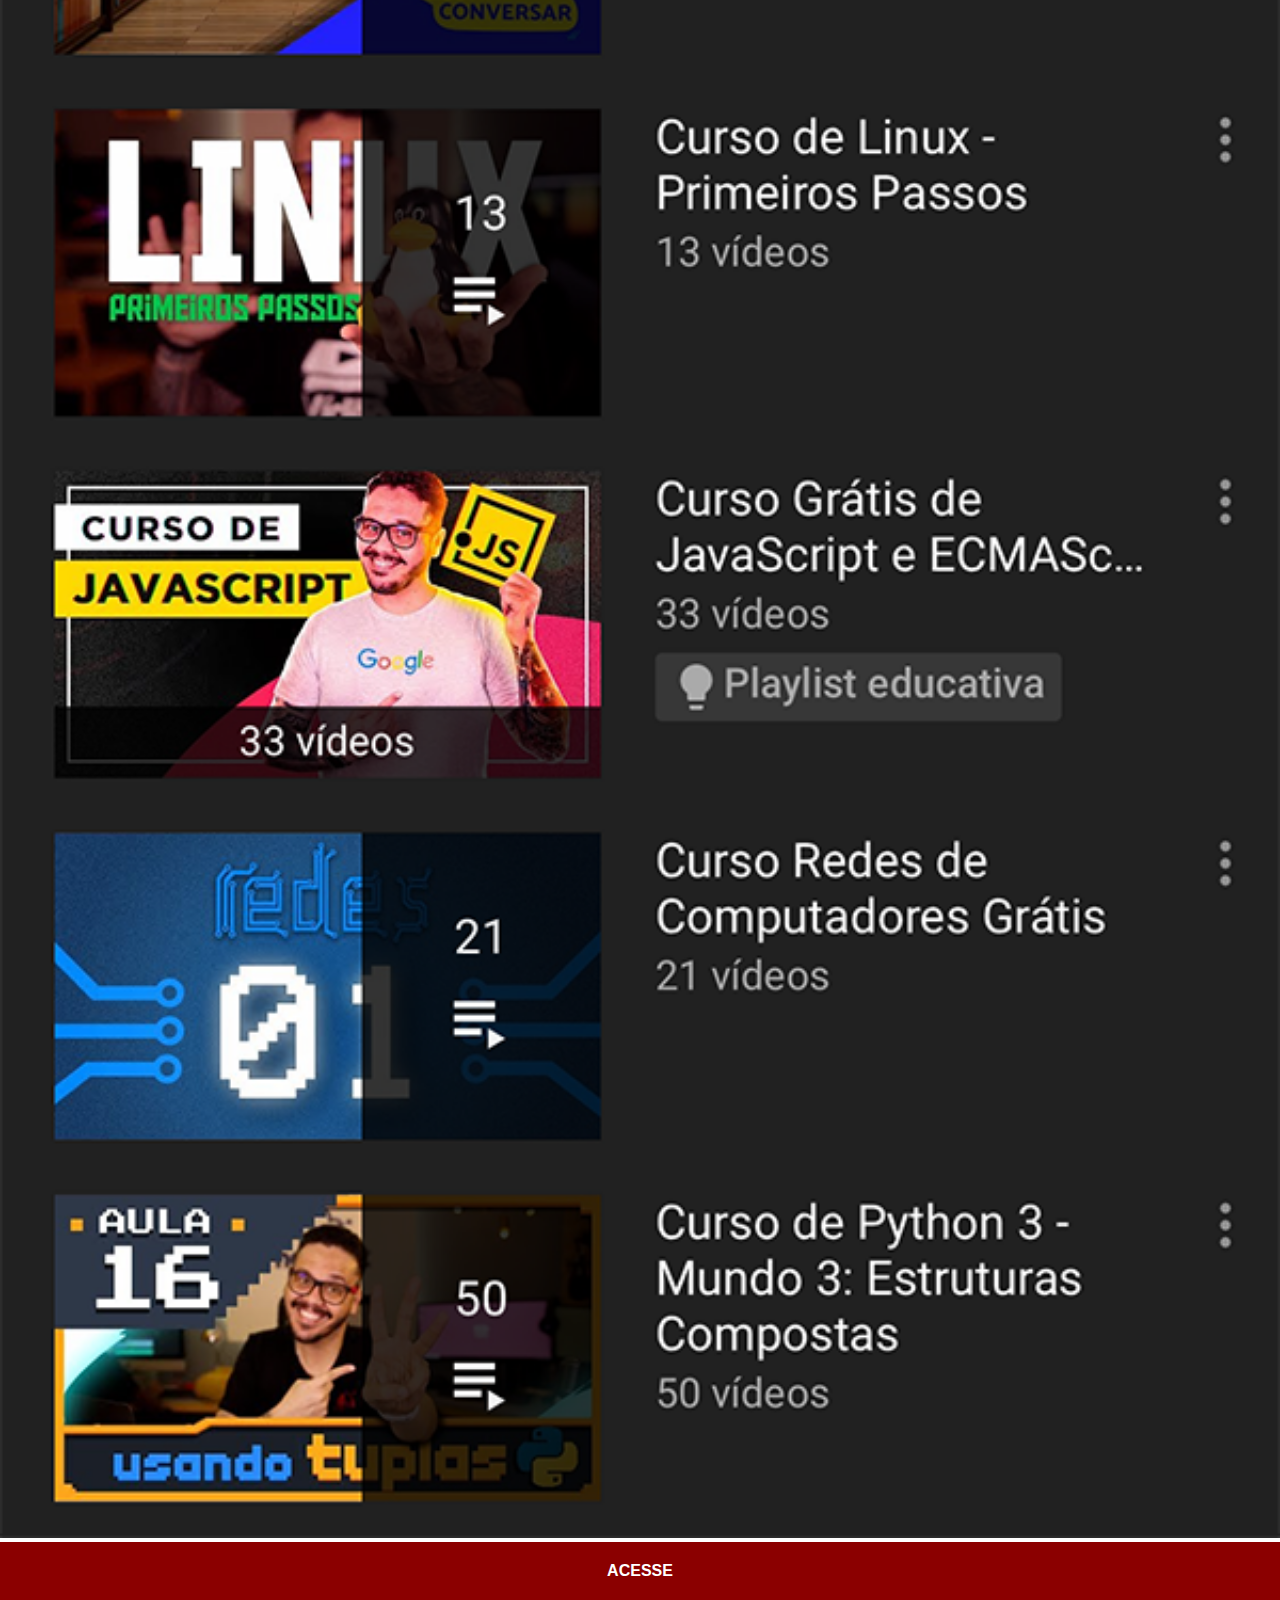
<file: youtube.html>
<!DOCTYPE html>
<html lang="pt-br">
<head>
    <meta charset="UTF-8">
    <meta name="viewport" content="width=device-width, initial-scale=1.0">
    <title>Youtube</title>
    <link rel="stylesheet" href="estilos/social.css">
</head>
<body>
    <img src="imagens/tela-youtube.png" alt="">
    <a href="https://www.youtube.com/cursoemvideo" target="_blank">ACESSE</a>
</body>
</html>
</file>
<file: estilos/style.css>
@charset "UTF-8";

*{
    margin: 0px;
    padding: 0px;
    font-family: Arial, Helvetica, sans-serif;
}

html, body{
    height: 100vh;
    width: 100vw;
    background-color: black;
}

body{
    background-image: url(../imagens/fundo-madeira.jpg) ;
    background-size: cover;
    background-attachment: fixed;
}

main{
    position: relative;
    height: 100vh;
    }

section#telefone{
    position: absolute;
    top: 50%;
    left: 50%;
    transform: translate(-50%, -50%);

    height: 627px;
    width: 311px;
    background: url(../imagens/frame-iphone.png) no-repeat;
    
}

section#redes-sociais img{
    width: 50px;
    margin: 10px;
    border-radius: 50%; 
    box-shadow: 2px 2px 5px rgba(0, 0, 0, 0.425); 
    box-sizing: border-box;
}

section#redes-sociais{
    text-align: right;
}

section#redes-sociais img:hover{
    border: 2px solid rgba(255, 255, 255, 0.541);
    transform: translate(-3px, -3px);
    transition: transform 0.2s;
}

iframe#tela{
    position: relative;
    top: 80px;
    left: 21px;
    width: 269px;
    height: 472px;
}
</file>
<file: estilos/social.css>
* {
    margin: 0px;
    padding: 0px;
    font-family: Arial, Helvetica, sans-serif;
   }

   ::-webkit-scrollbar {
    width: 0px;
    height:100vh;
   }
   
   img{
   width: 100vw;

    }

    a{
    display: block;
    background-color: darkred;
    color: white;
    padding: 20px;
    text-align: center;
    font-weight: bolder;
    text-decoration: none;
    }
</file>
